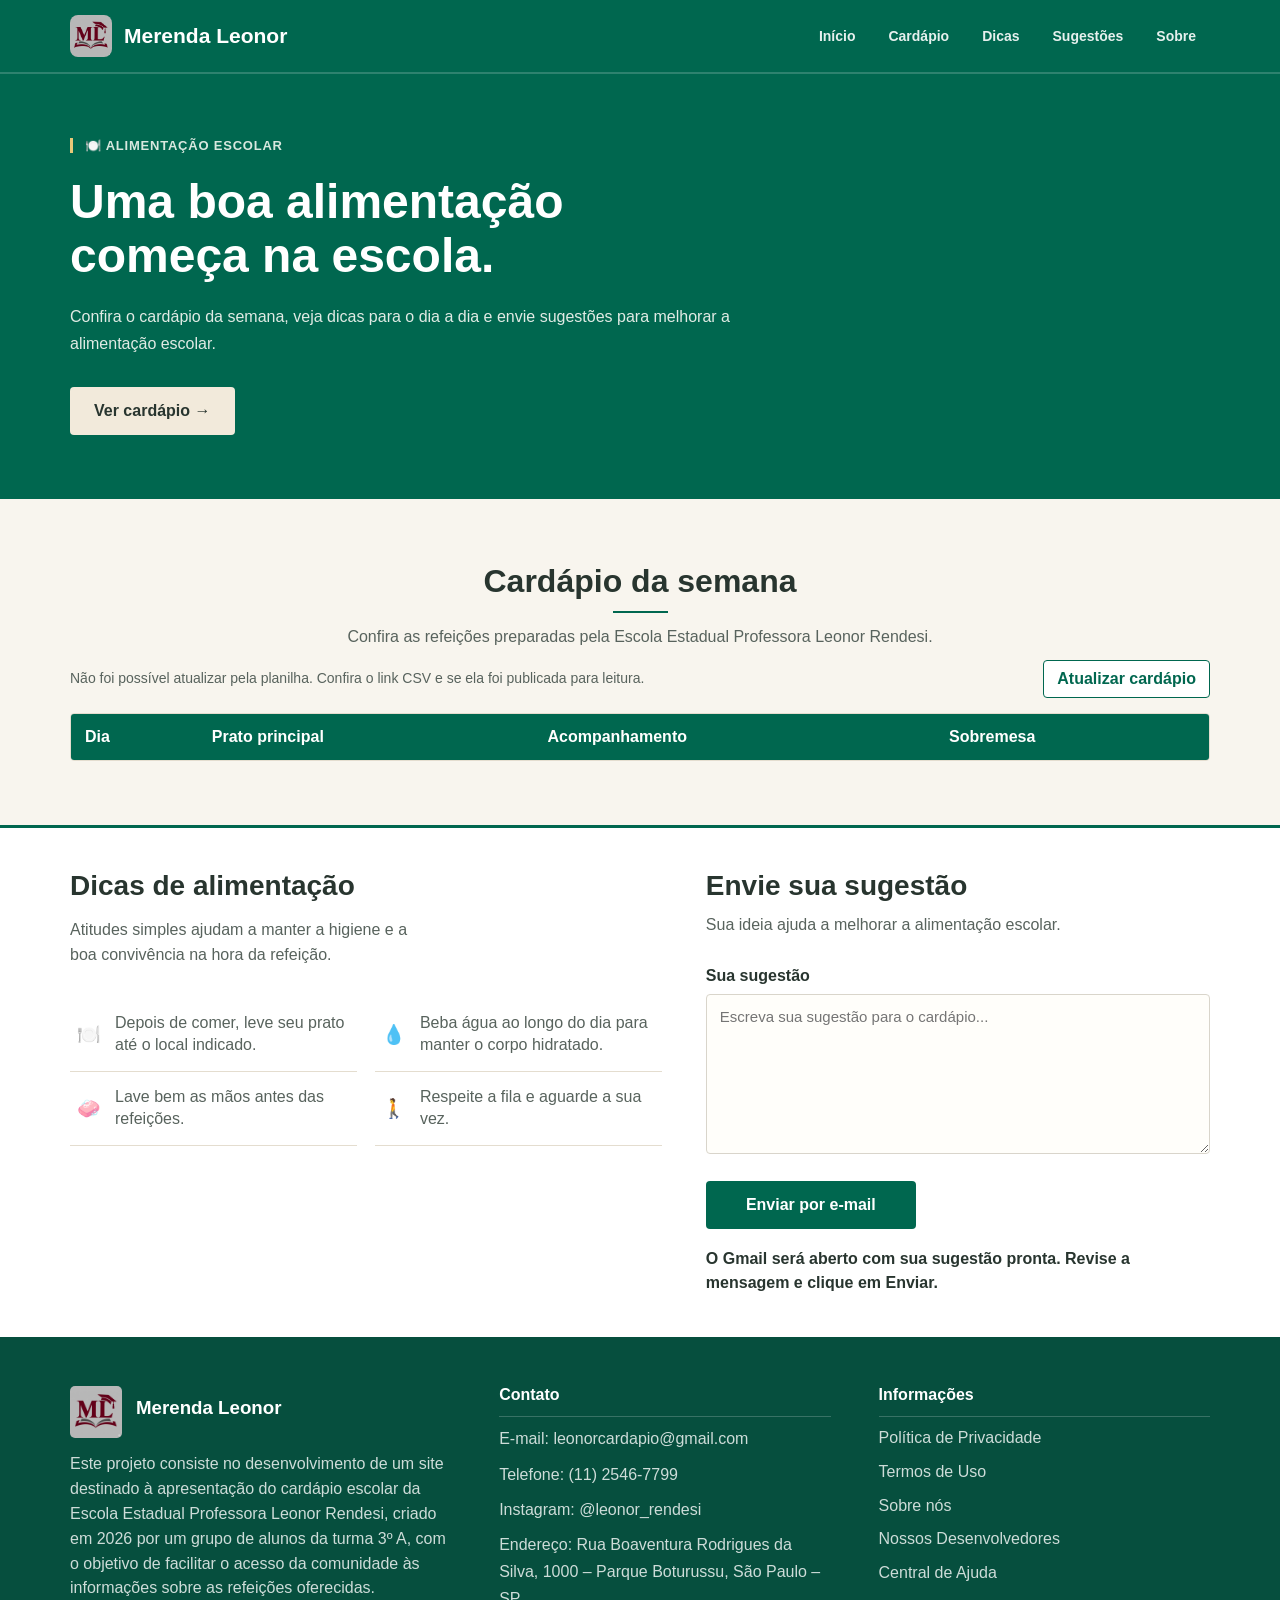
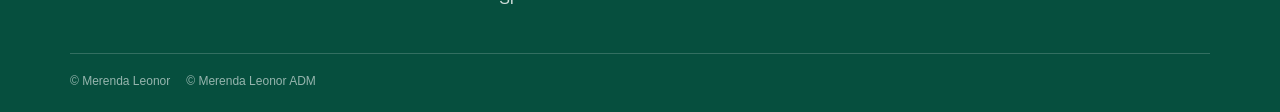
<file: index.html>
<!DOCTYPE html>
<html lang="pt-BR">
  <head>
    <meta charset="UTF-8" />
    <meta name="viewport" content="width=device-width, initial-scale=1.0" />
    <title>Merenda Leonor</title>
    <meta name="google-site-verification" content="x8VGjLElEsXgyRDMJhar_nmfQ7d2svJU9BXIMYgiPP4" />
    <link rel="icon" type="image/x-icon" href="/favicon.ico" />
    <link rel="icon" type="image/png" sizes="16x16" href="/favicon-16x16.png" />
    <link rel="icon" type="image/png" sizes="32x32" href="/favicon-32x32.png" />
    <link rel="apple-touch-icon" sizes="180x180" href="/apple-touch-icon.png" />
    <link rel="icon" type="image/png" sizes="192x192" href="/android-chrome-192x192.png" />
    <link rel="icon" type="image/png" sizes="512x512" href="/android-chrome-512x512.png" />
    <meta name="theme-color" content="#ffffff" />
    <link rel="canonical" href="https://www.merendaleonor.publicvm.com/" />
    <meta property="og:type" content="website" />
    <meta property="og:url" content="https://www.merendaleonor.publicvm.com/" />
    <meta property="og:image" content="https://www.merendaleonor.publicvm.com/favicon.png" />
    <meta property="og:site_name" content="Merenda Leonor" />
    <meta property="og:title" content="Merenda Leonor" />
    <script type="application/ld+json">
      {
        "@context": "https://schema.org",
        "@type": "WebSite",
        "name": "Merenda Leonor",
        "url": "https://www.merendaleonor.publicvm.com/"
      }
    </script>
    <link rel="stylesheet" href="styles.css" />
  </head>
  <body>
    <header class="site-header">
      <div class="logo" aria-label="Logo do site">
        <img class="logo-icon" src="img/logo.png" alt="Logo LR" />
        <span>Merenda Leonor</span>
      </div>

      <nav class="main-nav" aria-label="Navegação principal">
        <a href="#inicio">Início</a>
        <a href="#cardapio">Cardápio</a>
        <a href="#dicas">Dicas</a>
        <a href="#sugestoes">Sugestões</a>
        <a href="#sobre">Sobre</a>
      </nav>
    </header>

    <main>
      <section class="hero" id="inicio">
        <div class="hero-content">
          <div class="tag">🍽️ ALIMENTAÇÃO ESCOLAR</div>
          <h1>Uma boa alimentação começa na escola.</h1>
          <p>
            Confira o cardápio da semana, veja dicas para o dia a dia e envie
            sugestões para melhorar a alimentação escolar.
          </p>
          <a href="#cardapio" class="button">Ver cardápio →</a>
        </div>
        <div class="hero-image" hidden>
          <img id="hero-food-image" alt="Refeição escolar" />
        </div>
      </section>

      <section id="cardapio" class="section">
        <div class="section-title">
          <h2>Cardápio da semana</h2>
          <p>Confira as refeições preparadas pela Escola Estadual Professora Leonor Rendesi.</p>
        </div>

        <div class="menu-status-bar">
          <p id="menu-status" class="menu-status" role="status" aria-live="polite">
            O cardápio aparecerá aqui quando a planilha for atualizada.
          </p>
          <button type="button" id="atualizar-cardapio" class="menu-refresh-button" hidden>
            Atualizar cardápio
          </button>
        </div>

        <div class="table-wrapper">
          <table>
            <thead>
              <tr>
                <th>Dia</th>
                <th>Prato principal</th>
                <th>Acompanhamento</th>
                <th>Sobremesa</th>
              </tr>
            </thead>
            <tbody id="menu-semanal"></tbody>
          </table>
        </div>
      </section>

      <div class="tips-suggestions-layout">
        <section id="dicas" class="section section-alt tips-panel">
          <div class="section-title">
            <h2>Dicas de alimentação</h2>
            <p>Atitudes simples ajudam a manter a higiene e a boa convivência na hora da refeição.</p>
          </div>

          <div class="tips-grid">
            <div class="tip-item">
              <div class="tip-icon">🍽️</div>
              <p>Depois de comer, leve seu prato até o local indicado.</p>
            </div>

            <div class="tip-item">
              <div class="tip-icon">💧</div>
              <p>Beba água ao longo do dia para manter o corpo hidratado.</p>
            </div>

            <div class="tip-item">
              <div class="tip-icon">🧼</div>
              <p>Lave bem as mãos antes das refeições.</p>
            </div>

            <div class="tip-item">
              <div class="tip-icon">🚶</div>
              <p>Respeite a fila e aguarde a sua vez.</p>
            </div>
          </div>
        </section>

        <section id="sugestoes" class="section section-review">
          <div class="review-box">
            <h2>Envie sua sugestão</h2>
            <p class="subtitle">
              Sua ideia ajuda a melhorar a alimentação escolar.
            </p>

            <form id="formSugestao">
              <div class="field">
                <label for="texto-sugestao">Sua sugestão</label>
                <textarea
                  id="texto-sugestao"
                  placeholder="Escreva sua sugestão para o cardápio..."
                  maxlength="2000"
                  required
                ></textarea>
              </div>

              <button type="submit" class="button-submit">Enviar por e-mail</button>
              <p id="mensagem-sugestao" class="form-message" aria-live="polite">
                O Gmail será aberto com sua sugestão pronta. Revise a mensagem e clique em Enviar.
              </p>
              <a
                id="link-email-sugestao"
                class="email-fallback"
                target="_blank"
                rel="noopener noreferrer"
                hidden
              >
                Se o Gmail não abrir, tente pelo aplicativo de e-mail.
              </a>
            </form>
          </div>
        </section>
      </div>

    </main>

    <footer class="site-footer">
      <div class="footer-content">
        <div class="footer-brand" id="sobre">
          <div class="footer-brand-heading">
            <img class="footer-logo" src="img/logo.png" alt="Logo LR" />
            <h3>Merenda Leonor</h3>
          </div>
          <p>
            Este projeto consiste no desenvolvimento de um site destinado à apresentação do cardápio escolar da Escola Estadual
            Professora Leonor Rendesi, criado em 2026 por um grupo de alunos da turma 3º A, com o objetivo de facilitar o acesso da
            comunidade às informações sobre as refeições oferecidas.
          </p>
        </div>

        <div class="footer-contact">
          <h4>Contato</h4>
          <ul>
            <li>
              E-mail:
              <a href="mailto:leonorcardapio@gmail.com">leonorcardapio@gmail.com</a>
            </li>
            <li>
              Telefone: 
              <a href="tel:(11) 2546-7799">(11) 2546-7799</a>
            </li>
            <li>
            Instagram:
              <a href="https://www.instagram.com/leonor_rendesi/" target="_blank" rel="noopener noreferrer">
                @leonor_rendesi
              </a>
            </li>
            <li>
              Endereço:
              <a href="https://maps.google.com/?q=Rua+Boaventura+Rodrigues+da+Silva,+1000+-+Parque+Boturussu,+São+Paulo+-+SP" target="_blank" rel="noopener noreferrer">
                Rua Boaventura Rodrigues da Silva, 1000 – Parque Boturussu, São Paulo – SP
              </a>
            </li>
          </ul>
        </div>

        <div class="footer-links">
          <h2>Informações</h2>
          <ul>
            <li><a href="politica-privacidade/politica-privacidade.html">Política de Privacidade</a></li>
            <li><a href="termos-de-uso/termos-de-uso.html">Termos de Uso</a></li>
            <li><a href="sobre-nos/sobre-nos.html">Sobre nós</a></li>
            <li><a href="nossos-desenvolvedores/nossos-desenvolvedores.html">Nossos Desenvolvedores</a></li>
            <li><a href="central-de-ajuda/central-de-ajuda.html">Central de Ajuda</a></li>
          </ul>
        </div>
      </div>
      <div class="footer-bottom">
        <a href="https://leonorcardapio.github.io/Merenda-Leonor" target="_blank" rel="noopener noreferrer">© Merenda Leonor</a>
        <a href="https://leonorcardapio.github.io/Merenda-Leonor-ADM/" target="_blank" rel="noopener noreferrer">© Merenda Leonor ADM</a>
      </div>
    </footer>

    <script src="cardapio-config.js"></script>
    <script src="script.js"></script>
  </body>
</html>
</file>
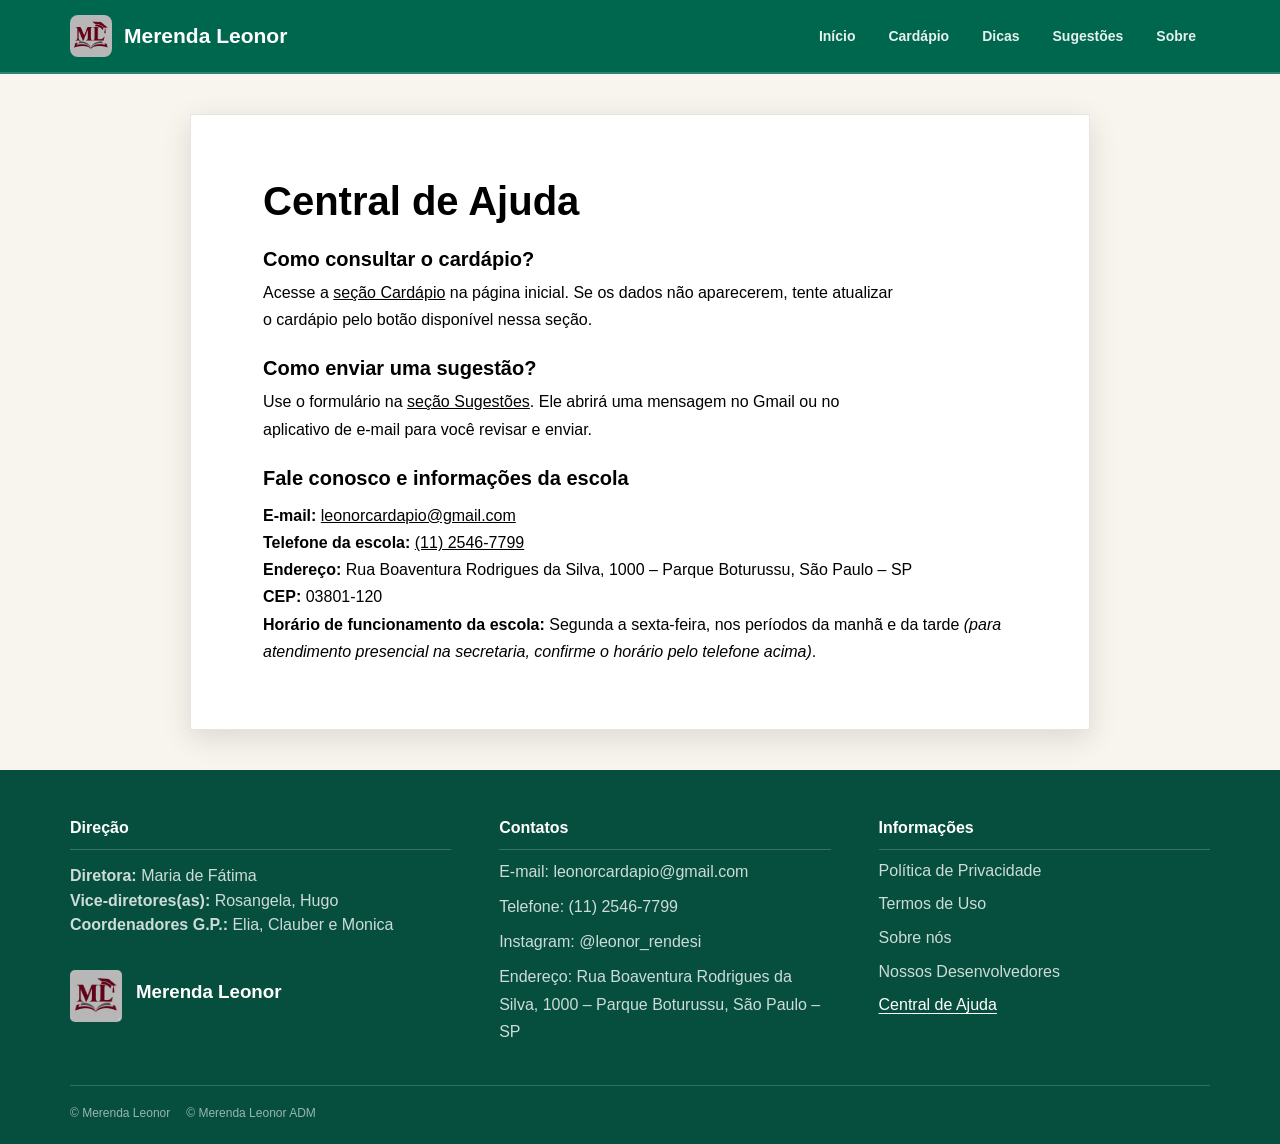
<file: central-de-ajuda/central-de-ajuda.html>
<!DOCTYPE html>
<html lang="pt-BR">
  <head>
    <meta charset="UTF-8" />
    <meta name="viewport" content="width=device-width, initial-scale=1.0" />
    <title>Central de Ajuda | Merenda Leonor</title>
    <link rel="icon" type="image/x-icon" href="/favicon.ico" />
    <link rel="icon" type="image/png" sizes="16x16" href="/favicon-16x16.png" />
    <link rel="icon" type="image/png" sizes="32x32" href="/favicon-32x32.png" />
    <link rel="apple-touch-icon" sizes="180x180" href="/apple-touch-icon.png" />
    <link rel="icon" type="image/png" sizes="192x192" href="/android-chrome-192x192.png" />
    <link rel="icon" type="image/png" sizes="512x512" href="/android-chrome-512x512.png" />
    <meta name="theme-color" content="#ffffff" />
    <link rel="stylesheet" href="../styles.css" />
    <link rel="stylesheet" href="central-de-ajuda.css" />
  </head>
  <body>
    <header class="site-header info-page-header">
      <div class="logo" aria-label="Logo do site">
        <img class="logo-icon" src="../img/logo.png" alt="Logo LR" />
        <span>Merenda Leonor</span>
      </div>
      <nav class="main-nav" aria-label="Navegação principal">
        <a href="../index.html#inicio">Início</a>
        <a href="../index.html#cardapio">Cardápio</a>
        <a href="../index.html#dicas">Dicas</a>
        <a href="../index.html#sugestoes">Sugestões</a>
        <a href="../index.html#sobre">Sobre</a>
      </nav>
    </header>
    <main class="info-page help-page">
      <h1>Central de Ajuda</h1>
      <h2>Como consultar o cardápio?</h2>
      <p>Acesse a <a href="../index.html#cardapio">seção Cardápio</a> na página inicial. Se os dados não aparecerem, tente atualizar o cardápio pelo botão disponível nessa seção.</p>
      <h2>Como enviar uma sugestão?</h2>
      <p>Use o formulário na <a href="../index.html#sugestoes">seção Sugestões</a>. Ele abrirá uma mensagem no Gmail ou no aplicativo de e-mail para você revisar e enviar.</p>
      <h2>Fale conosco e informações da escola</h2>
      <ul>
        <li><strong>E-mail:</strong> <a href="mailto:leonorcardapio@gmail.com">leonorcardapio@gmail.com</a></li>
        <li><strong>Telefone da escola:</strong> <a href="tel:+551125467799">(11) 2546-7799</a></li>
        <li><strong>Endereço:</strong> Rua Boaventura Rodrigues da Silva, 1000 – Parque Boturussu, São Paulo – SP</li>
        <li><strong>CEP:</strong> 03801-120</li>
        <li>
          <strong>Horário de funcionamento da escola:</strong> Segunda a sexta-feira, nos períodos da manhã e da tarde
          <em>(para atendimento presencial na secretaria, confirme o horário pelo telefone acima)</em>.
        </li>
      </ul>
    </main>
    <footer class="site-footer">
      <div class="footer-content">
        <div class="footer-brand footer-brand-mobile-order">
          <h4>Direção</h4>
          <p>
            <strong>Diretora:</strong> Maria de Fátima<br />
            <strong>Vice-diretores(as):</strong> Rosangela, Hugo<br />
            <strong>Coordenadores G.P.:</strong> Elia, Clauber e Monica
          </p>
          <div class="footer-brand-heading footer-brand-heading-lower">
            <img class="footer-logo" src="../img/logo.png" alt="Logo LR" />
            <h3>Merenda Leonor</h3>
          </div>
        </div>
        <div class="footer-contact">
          <h4>Contatos</h4>
          <ul>
            <li>E-mail: <a href="mailto:leonorcardapio@gmail.com">leonorcardapio@gmail.com</a></li>
            <li>Telefone: <a href="tel:(11) 2546-7799">(11) 2546-7799</a></li>
            <li>Instagram: <a href="https://www.instagram.com/leonor_rendesi/" target="_blank" rel="noopener noreferrer">@leonor_rendesi</a></li>
            <li>Endereço: Rua Boaventura Rodrigues da Silva, 1000 – Parque Boturussu, São Paulo – SP</li>
          </ul>
        </div>
        <div class="footer-links">
          <h2>Informações</h2>
          <ul>
            <li><a href="../politica-privacidade/politica-privacidade.html">Política de Privacidade</a></li>
            <li><a href="../termos-de-uso/termos-de-uso.html">Termos de Uso</a></li>
            <li><a href="../sobre-nos/sobre-nos.html">Sobre nós</a></li>
            <li><a href="../nossos-desenvolvedores/nossos-desenvolvedores.html">Nossos Desenvolvedores</a></li>
            <li><a href="../central-de-ajuda/central-de-ajuda.html" aria-current="page">Central de Ajuda</a></li>
          </ul>
        </div>
      </div>
      <div class="footer-bottom">
        <a href="https://leonorcardapio.github.io/Merenda-Leonor" target="_blank" rel="noopener noreferrer">© Merenda Leonor</a>
        <a href="https://leonorcardapio.github.io/Merenda-Leonor-ADM/" target="_blank" rel="noopener noreferrer">© Merenda Leonor ADM</a>
      </div>
    </footer>
  </body>
</html>
</file>
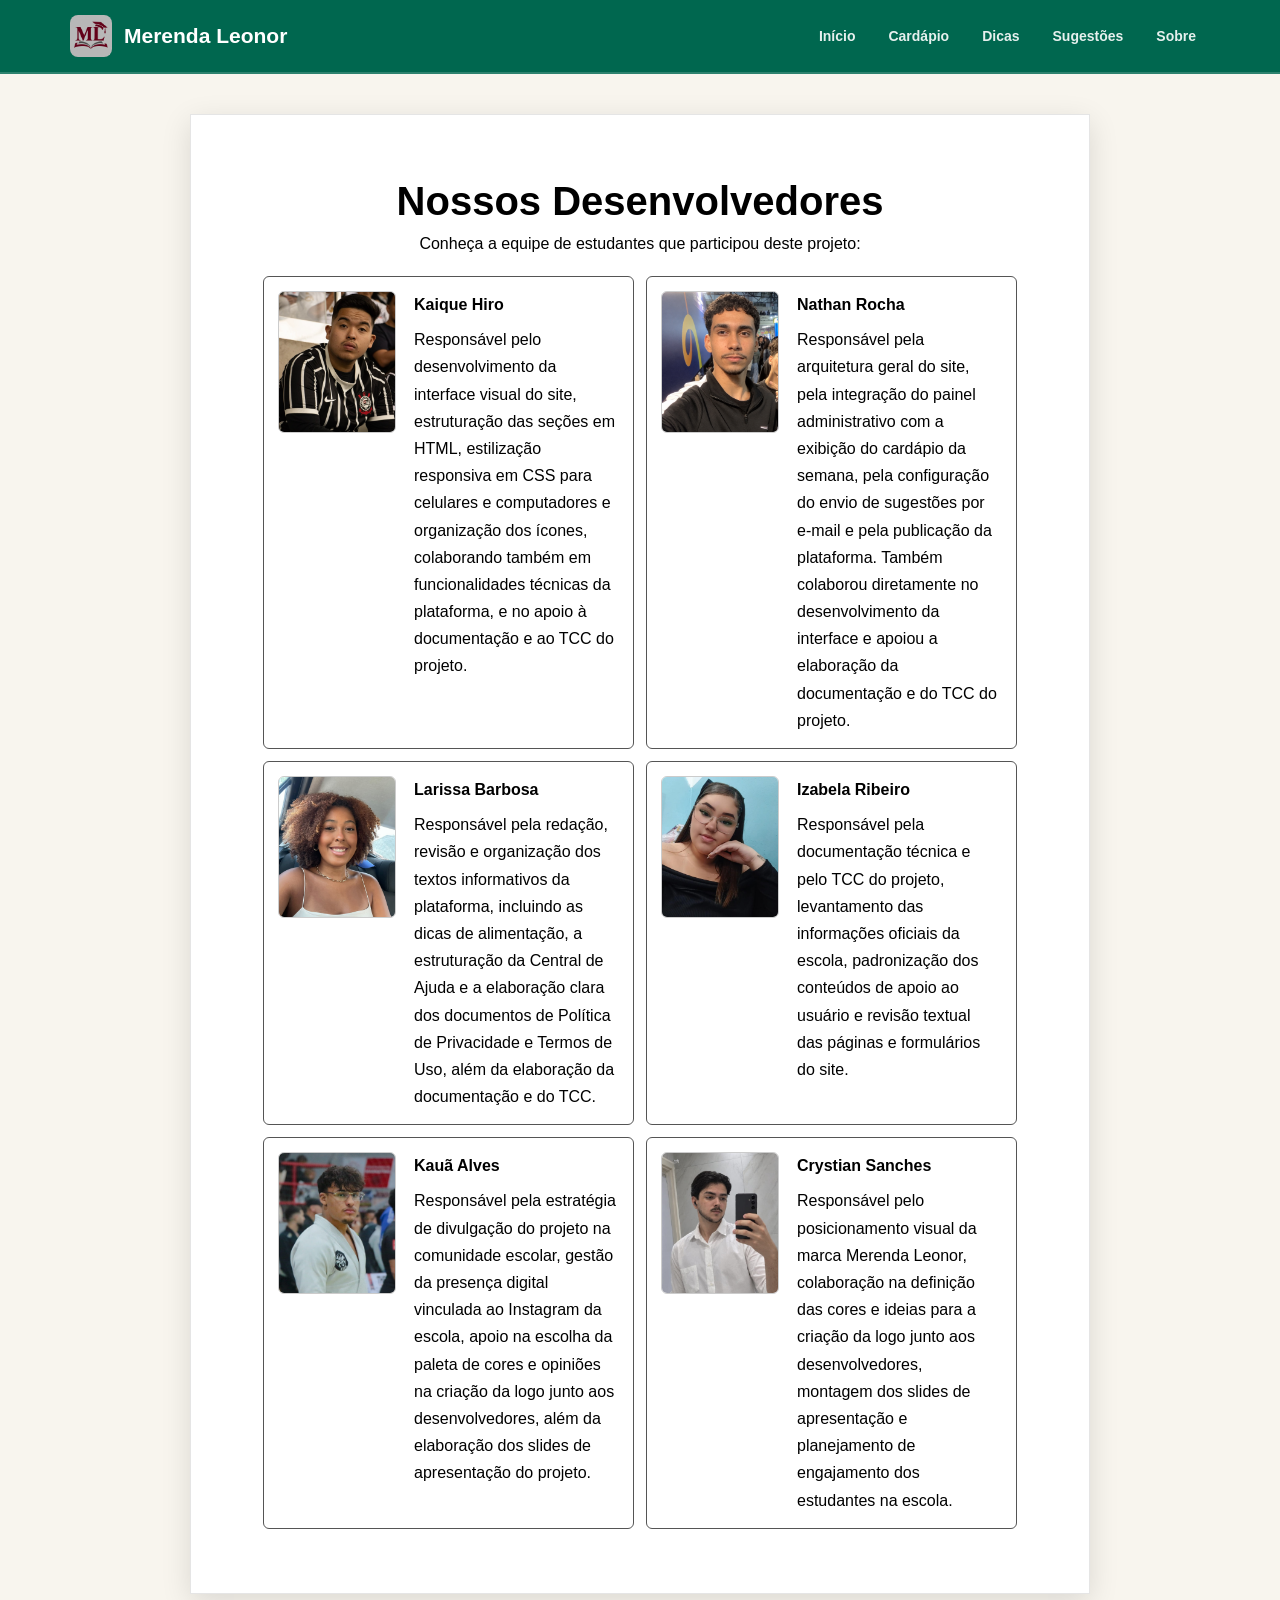
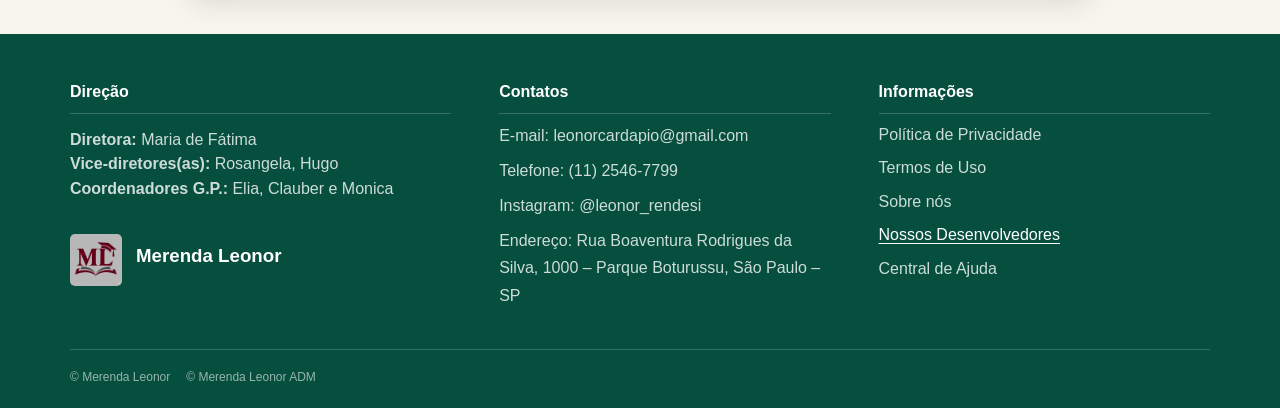
<file: nossos-desenvolvedores/nossos-desenvolvedores.html>
<!DOCTYPE html>
<html lang="pt-BR">
  <head>
    <meta charset="UTF-8" />
    <meta name="viewport" content="width=device-width, initial-scale=1.0" />
    <title>Nossos Desenvolvedores | Merenda Leonor</title>
    <link rel="icon" type="image/x-icon" href="/favicon.ico" />
    <link rel="icon" type="image/png" sizes="16x16" href="/favicon-16x16.png" />
    <link rel="icon" type="image/png" sizes="32x32" href="/favicon-32x32.png" />
    <link rel="apple-touch-icon" sizes="180x180" href="/apple-touch-icon.png" />
    <link rel="icon" type="image/png" sizes="192x192" href="/android-chrome-192x192.png" />
    <link rel="icon" type="image/png" sizes="512x512" href="/android-chrome-512x512.png" />
    <meta name="theme-color" content="#ffffff" />
    <link rel="stylesheet" href="../styles.css" />
    <link rel="stylesheet" href="nossos-desenvolvedores.css" />
  </head>
  <body>
    <header class="site-header info-page-header">
      <div class="logo" aria-label="Logo do site">
        <img class="logo-icon" src="../img/logo.png" alt="Logo LR" />
        <span>Merenda Leonor</span>
      </div>
      <nav class="main-nav" aria-label="Navegação principal">
        <a href="../index.html#inicio">Início</a>
        <a href="../index.html#cardapio">Cardápio</a>
        <a href="../index.html#dicas">Dicas</a>
        <a href="../index.html#sugestoes">Sugestões</a>
        <a href="../index.html#sobre">Sobre</a>
      </nav>
    </header>
    <main class="info-page developers-page">
      <h1>Nossos Desenvolvedores</h1>
      <p>Conheça a equipe de estudantes que participou deste projeto:</p>
      <ul class="developer-list">
        <li>
          <img class="developer-photo" src="../img/kaique.jpeg" alt="Foto de Kaique Hiro" />
          <strong>Kaique Hiro</strong>
          <p>
            Responsável pelo desenvolvimento da interface visual do site, estruturação das seções em HTML, estilização responsiva
            em CSS para celulares e computadores e organização dos ícones, colaborando também em funcionalidades técnicas da
            plataforma, e no apoio à documentação e ao TCC do projeto.
          </p>
        </li>
        <li>
          <img class="developer-photo" src="../img/Nathan.png" alt="Foto de Nathan Rocha" />
          <strong>Nathan Rocha</strong>
          <p>
            Responsável pela arquitetura geral do site, pela integração do painel administrativo com a exibição do cardápio da semana,
            pela configuração do envio de sugestões por e-mail e pela publicação da plataforma. Também colaborou diretamente no desenvolvimento
            da interface e apoiou a elaboração da documentação e do TCC do projeto.
          </p>
        </li>
        <li>
          <img class="developer-photo" src="../img/larissa.jpeg" alt="Foto de Larissa Barbosa" />
          <strong>Larissa Barbosa</strong>
          <p>
            Responsável pela redação, revisão e organização dos textos informativos da plataforma, incluindo as dicas de
            alimentação, a estruturação da Central de Ajuda e a elaboração clara dos documentos de Política de Privacidade e
            Termos de Uso, além da elaboração da documentação e do TCC.
          </p>
        </li>
        <li>
          <img class="developer-photo" src="../img/izabela.jpeg" alt="Foto de Izabela Ribeiro" />
          <strong>Izabela Ribeiro</strong>
          <p>
            Responsável pela documentação técnica e pelo TCC do projeto, levantamento das informações oficiais da escola,
            padronização dos conteúdos de apoio ao usuário e revisão textual das páginas e formulários do site.
          </p>
        </li>
        <li>
          <img class="developer-photo" src="../img/kaua.jpeg" alt="Foto de Kauã Alves" />
          <strong>Kauã Alves</strong>
          <p>
            Responsável pela estratégia de divulgação do projeto na comunidade escolar, gestão da presença digital vinculada ao
            Instagram da escola, apoio na escolha da paleta de cores e opiniões na criação da logo junto aos desenvolvedores,
            além da elaboração dos slides de apresentação do projeto.
          </p>
        </li>
        <li>
          <img class="developer-photo" src="../img/crystian.jpeg" alt="Foto de Crystian Sanches" />
          <strong>Crystian Sanches</strong>
          <p>
            Responsável pelo posicionamento visual da marca Merenda Leonor, colaboração na definição das cores e ideias para a
            criação da logo junto aos desenvolvedores, montagem dos slides de apresentação e planejamento de engajamento dos
            estudantes na escola.
          </p>
        </li>
      </ul>
    </main>
    <footer class="site-footer">
      <div class="footer-content">
        <div class="footer-brand footer-brand-mobile-order">
          <h4>Direção</h4>
          <p>
            <strong>Diretora:</strong> Maria de Fátima<br />
            <strong>Vice-diretores(as):</strong> Rosangela, Hugo<br />
            <strong>Coordenadores G.P.:</strong> Elia, Clauber e Monica
          </p>
          <div class="footer-brand-heading footer-brand-heading-lower">
            <img class="footer-logo" src="../img/logo.png" alt="Logo LR" />
            <h3>Merenda Leonor</h3>
          </div>
        </div>
        <div class="footer-contact">
          <h4>Contatos</h4>
          <ul>
            <li>E-mail: <a href="mailto:leonorcardapio@gmail.com">leonorcardapio@gmail.com</a></li>
            <li>Telefone: <a href="tel:(11) 2546-7799">(11) 2546-7799</a></li>
            <li>Instagram: <a href="https://www.instagram.com/leonor_rendesi/" target="_blank" rel="noopener noreferrer">@leonor_rendesi</a></li>
            <li>Endereço: Rua Boaventura Rodrigues da Silva, 1000 – Parque Boturussu, São Paulo – SP</li>
          </ul>
        </div>
        <div class="footer-links">
          <h2>Informações</h2>
          <ul>
            <li><a href="../politica-privacidade/politica-privacidade.html">Política de Privacidade</a></li>
            <li><a href="../termos-de-uso/termos-de-uso.html">Termos de Uso</a></li>
            <li><a href="../sobre-nos/sobre-nos.html">Sobre nós</a></li>
            <li><a href="../nossos-desenvolvedores/nossos-desenvolvedores.html" aria-current="page">Nossos Desenvolvedores</a></li>
            <li><a href="../central-de-ajuda/central-de-ajuda.html">Central de Ajuda</a></li>
          </ul>
        </div>
      </div>
      <div class="footer-bottom">
        <a href="https://leonorcardapio.github.io/Merenda-Leonor" target="_blank" rel="noopener noreferrer">© Merenda Leonor</a>
        <a href="https://leonorcardapio.github.io/Merenda-Leonor-ADM/" target="_blank" rel="noopener noreferrer">© Merenda Leonor ADM</a>
      </div>
    </footer>
  </body>
</html>
</file>
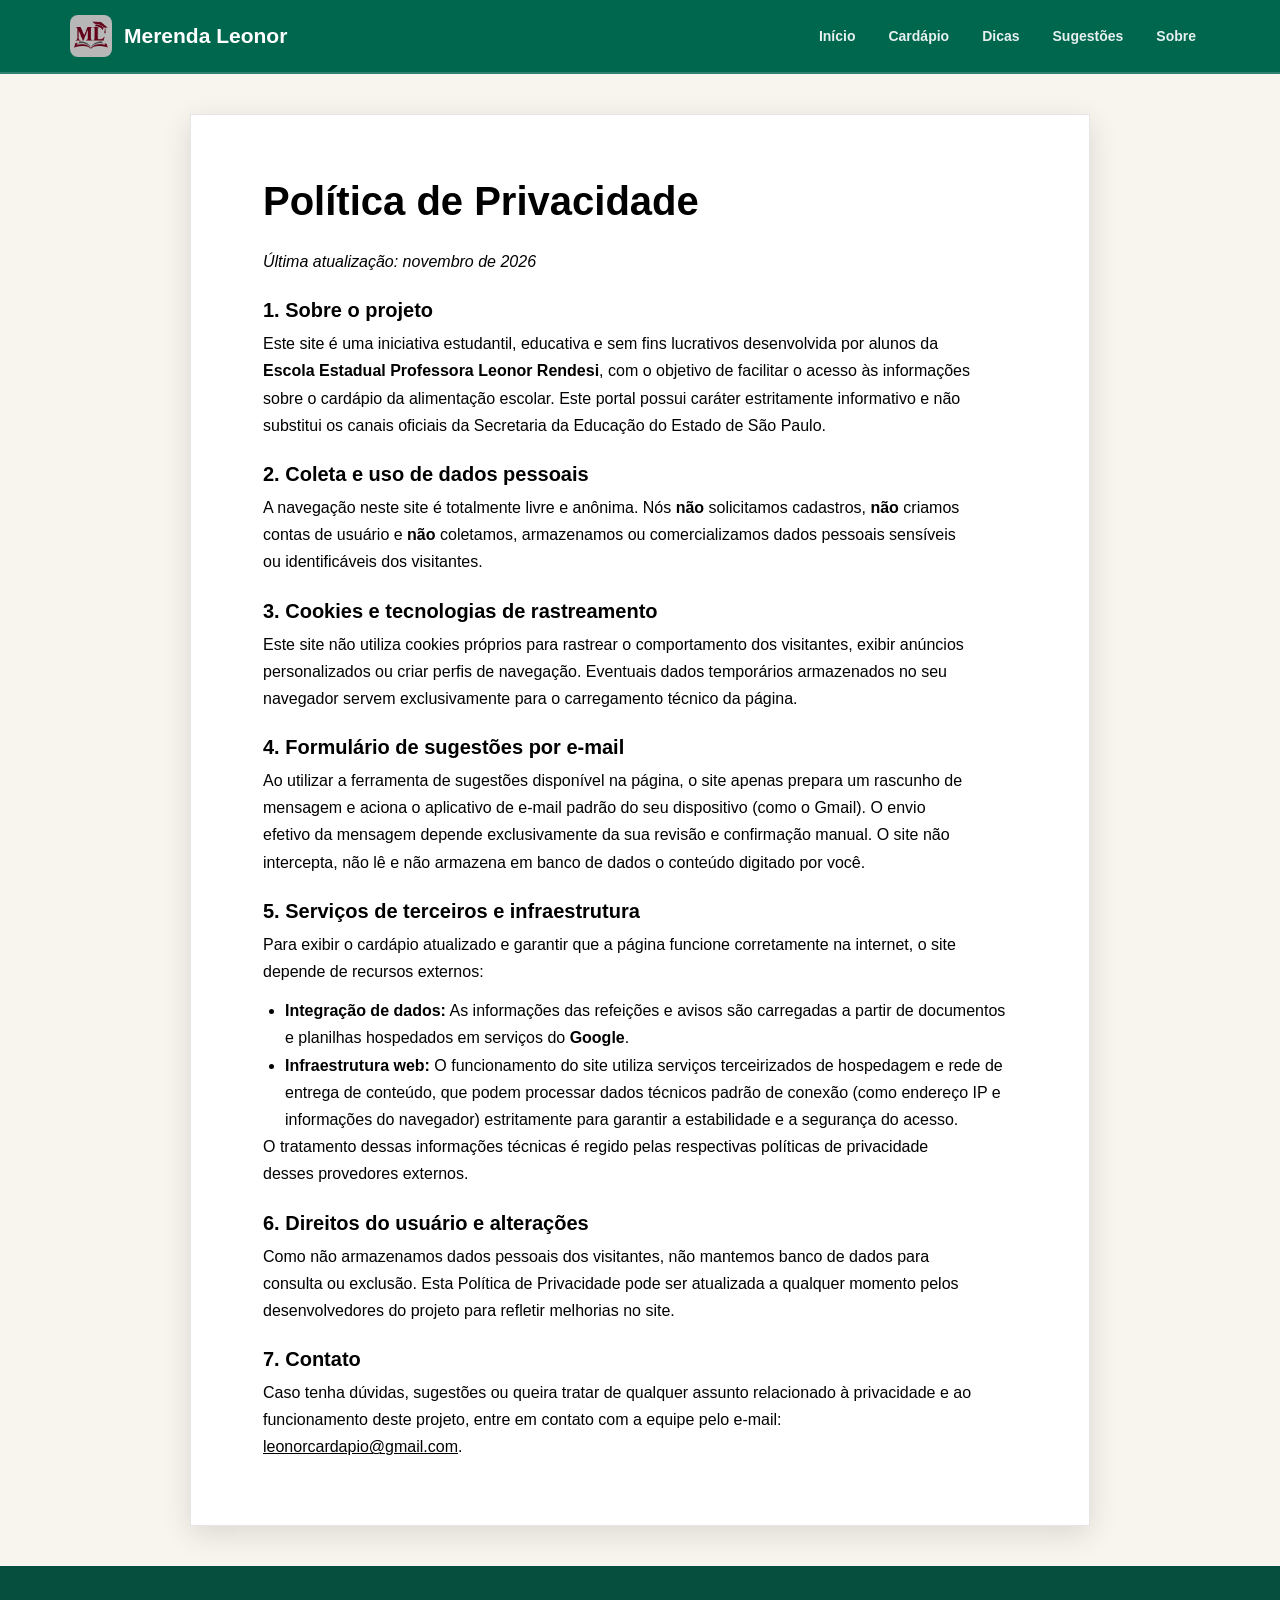
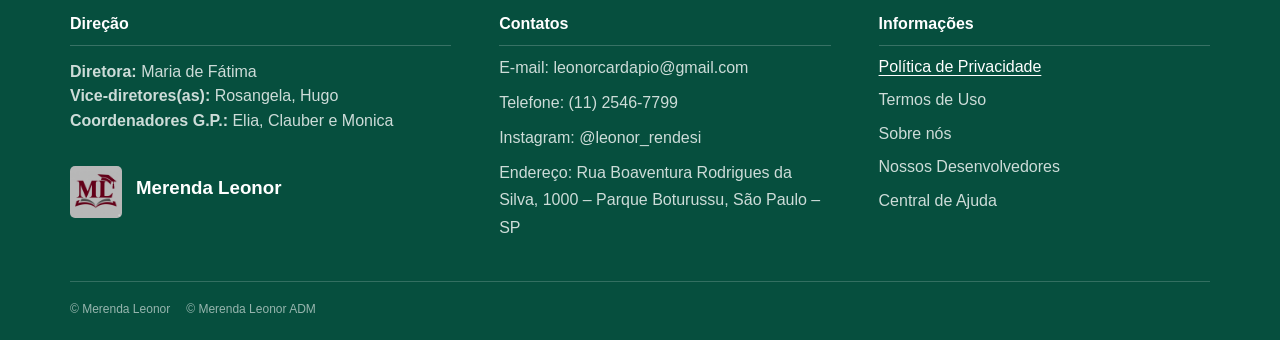
<file: politica-privacidade/politica-privacidade.html>
<!DOCTYPE html>
<html lang="pt-BR">
  <head>
    <meta charset="UTF-8" />
    <meta name="viewport" content="width=device-width, initial-scale=1.0" />
    <title>Política de Privacidade | Merenda Leonor</title>
    <link rel="icon" type="image/x-icon" href="/favicon.ico" />
    <link rel="icon" type="image/png" sizes="16x16" href="/favicon-16x16.png" />
    <link rel="icon" type="image/png" sizes="32x32" href="/favicon-32x32.png" />
    <link rel="apple-touch-icon" sizes="180x180" href="/apple-touch-icon.png" />
    <link rel="icon" type="image/png" sizes="192x192" href="/android-chrome-192x192.png" />
    <link rel="icon" type="image/png" sizes="512x512" href="/android-chrome-512x512.png" />
    <meta name="theme-color" content="#ffffff" />
    <link rel="stylesheet" href="../styles.css" />
    <link rel="stylesheet" href="politica-privacidade.css" />
  </head>
  <body>
    <header class="site-header info-page-header">
      <div class="logo" aria-label="Logo do site">
        <img class="logo-icon" src="../img/logo.png" alt="Logo LR" />
        <span>Merenda Leonor</span>
      </div>
      <nav class="main-nav" aria-label="Navegação principal">
        <a href="../index.html#inicio">Início</a>
        <a href="../index.html#cardapio">Cardápio</a>
        <a href="../index.html#dicas">Dicas</a>
        <a href="../index.html#sugestoes">Sugestões</a>
        <a href="../index.html#sobre">Sobre</a>
      </nav>
    </header>
    <main class="info-page privacy-page">
      <h1>Política de Privacidade</h1>
      <p><em>Última atualização: novembro de 2026</em></p>

      <h2>1. Sobre o projeto</h2>
      <p>
        Este site é uma iniciativa estudantil, educativa e sem fins lucrativos desenvolvida por alunos da
        <strong>Escola Estadual Professora Leonor Rendesi</strong>, com o objetivo de facilitar o acesso às informações sobre o
        cardápio da alimentação escolar. Este portal possui caráter estritamente informativo e não substitui os canais oficiais da
        Secretaria da Educação do Estado de São Paulo.
      </p>

      <h2>2. Coleta e uso de dados pessoais</h2>
      <p>
        A navegação neste site é totalmente livre e anônima. Nós <strong>não</strong> solicitamos cadastros,
        <strong>não</strong> criamos contas de usuário e <strong>não</strong> coletamos, armazenamos ou comercializamos dados
        pessoais sensíveis ou identificáveis dos visitantes.
      </p>

      <h2>3. Cookies e tecnologias de rastreamento</h2>
      <p>
        Este site não utiliza cookies próprios para rastrear o comportamento dos visitantes, exibir anúncios personalizados ou criar
        perfis de navegação. Eventuais dados temporários armazenados no seu navegador servem exclusivamente para o carregamento
        técnico da página.
      </p>

      <h2>4. Formulário de sugestões por e-mail</h2>
      <p>
        Ao utilizar a ferramenta de sugestões disponível na página, o site apenas prepara um rascunho de mensagem e aciona o
        aplicativo de e-mail padrão do seu dispositivo (como o Gmail). O envio efetivo da mensagem depende exclusivamente da sua
        revisão e confirmação manual. O site não intercepta, não lê e não armazena em banco de dados o conteúdo digitado por você.
      </p>

      <h2>5. Serviços de terceiros e infraestrutura</h2>
      <p>Para exibir o cardápio atualizado e garantir que a página funcione corretamente na internet, o site depende de recursos externos:</p>
      <ul>
        <li>
          <strong>Integração de dados:</strong> As informações das refeições e avisos são carregadas a partir de documentos e
          planilhas hospedados em serviços do <strong>Google</strong>.
        </li>
        <li>
          <strong>Infraestrutura web:</strong> O funcionamento do site utiliza serviços terceirizados de hospedagem e rede de
          entrega de conteúdo, que podem processar dados técnicos padrão de conexão (como endereço IP e informações do navegador)
          estritamente para garantir a estabilidade e a segurança do acesso.
        </li>
      </ul>
      <p>O tratamento dessas informações técnicas é regido pelas respectivas políticas de privacidade desses provedores externos.</p>

      <h2>6. Direitos do usuário e alterações</h2>
      <p>
        Como não armazenamos dados pessoais dos visitantes, não mantemos banco de dados para consulta ou exclusão. Esta Política de
        Privacidade pode ser atualizada a qualquer momento pelos desenvolvedores do projeto para refletir melhorias no site.
      </p>

      <h2>7. Contato</h2>
      <p>
        Caso tenha dúvidas, sugestões ou queira tratar de qualquer assunto relacionado à privacidade e ao funcionamento deste
        projeto, entre em contato com a equipe pelo e-mail:
        <a href="mailto:leonorcardapio@gmail.com">leonorcardapio@gmail.com</a>.
      </p>
    </main>
    <footer class="site-footer">
      <div class="footer-content">
        <div class="footer-brand footer-brand-mobile-order">
          <h4>Direção</h4>
          <p>
            <strong>Diretora:</strong> Maria de Fátima<br />
            <strong>Vice-diretores(as):</strong> Rosangela, Hugo<br />
            <strong>Coordenadores G.P.:</strong> Elia, Clauber e Monica
          </p>
          <div class="footer-brand-heading footer-brand-heading-lower">
            <img class="footer-logo" src="../img/logo.png" alt="Logo LR" />
            <h3>Merenda Leonor</h3>
          </div>
        </div>
        <div class="footer-contact">
          <h4>Contatos</h4>
          <ul>
            <li>E-mail: <a href="mailto:leonorcardapio@gmail.com">leonorcardapio@gmail.com</a></li>
            <li>Telefone: <a href="tel:(11) 2546-7799">(11) 2546-7799</a></li>
            <li>Instagram: <a href="https://www.instagram.com/leonor_rendesi/" target="_blank" rel="noopener noreferrer">@leonor_rendesi</a></li>
            <li>Endereço: Rua Boaventura Rodrigues da Silva, 1000 – Parque Boturussu, São Paulo – SP</li>
          </ul>
        </div>
        <div class="footer-links">
          <h2>Informações</h2>
          <ul>
            <li><a href="../politica-privacidade/politica-privacidade.html" aria-current="page">Política de Privacidade</a></li>
            <li><a href="../termos-de-uso/termos-de-uso.html">Termos de Uso</a></li>
            <li><a href="../sobre-nos/sobre-nos.html">Sobre nós</a></li>
            <li><a href="../nossos-desenvolvedores/nossos-desenvolvedores.html">Nossos Desenvolvedores</a></li>
            <li><a href="../central-de-ajuda/central-de-ajuda.html">Central de Ajuda</a></li>
          </ul>
        </div>
      </div>
      <div class="footer-bottom">
        <a href="https://leonorcardapio.github.io/Merenda-Leonor" target="_blank" rel="noopener noreferrer">© Merenda Leonor</a>
        <a href="https://leonorcardapio.github.io/Merenda-Leonor-ADM/" target="_blank" rel="noopener noreferrer">© Merenda Leonor ADM</a>
      </div>
    </footer>
  </body>
</html>
</file>
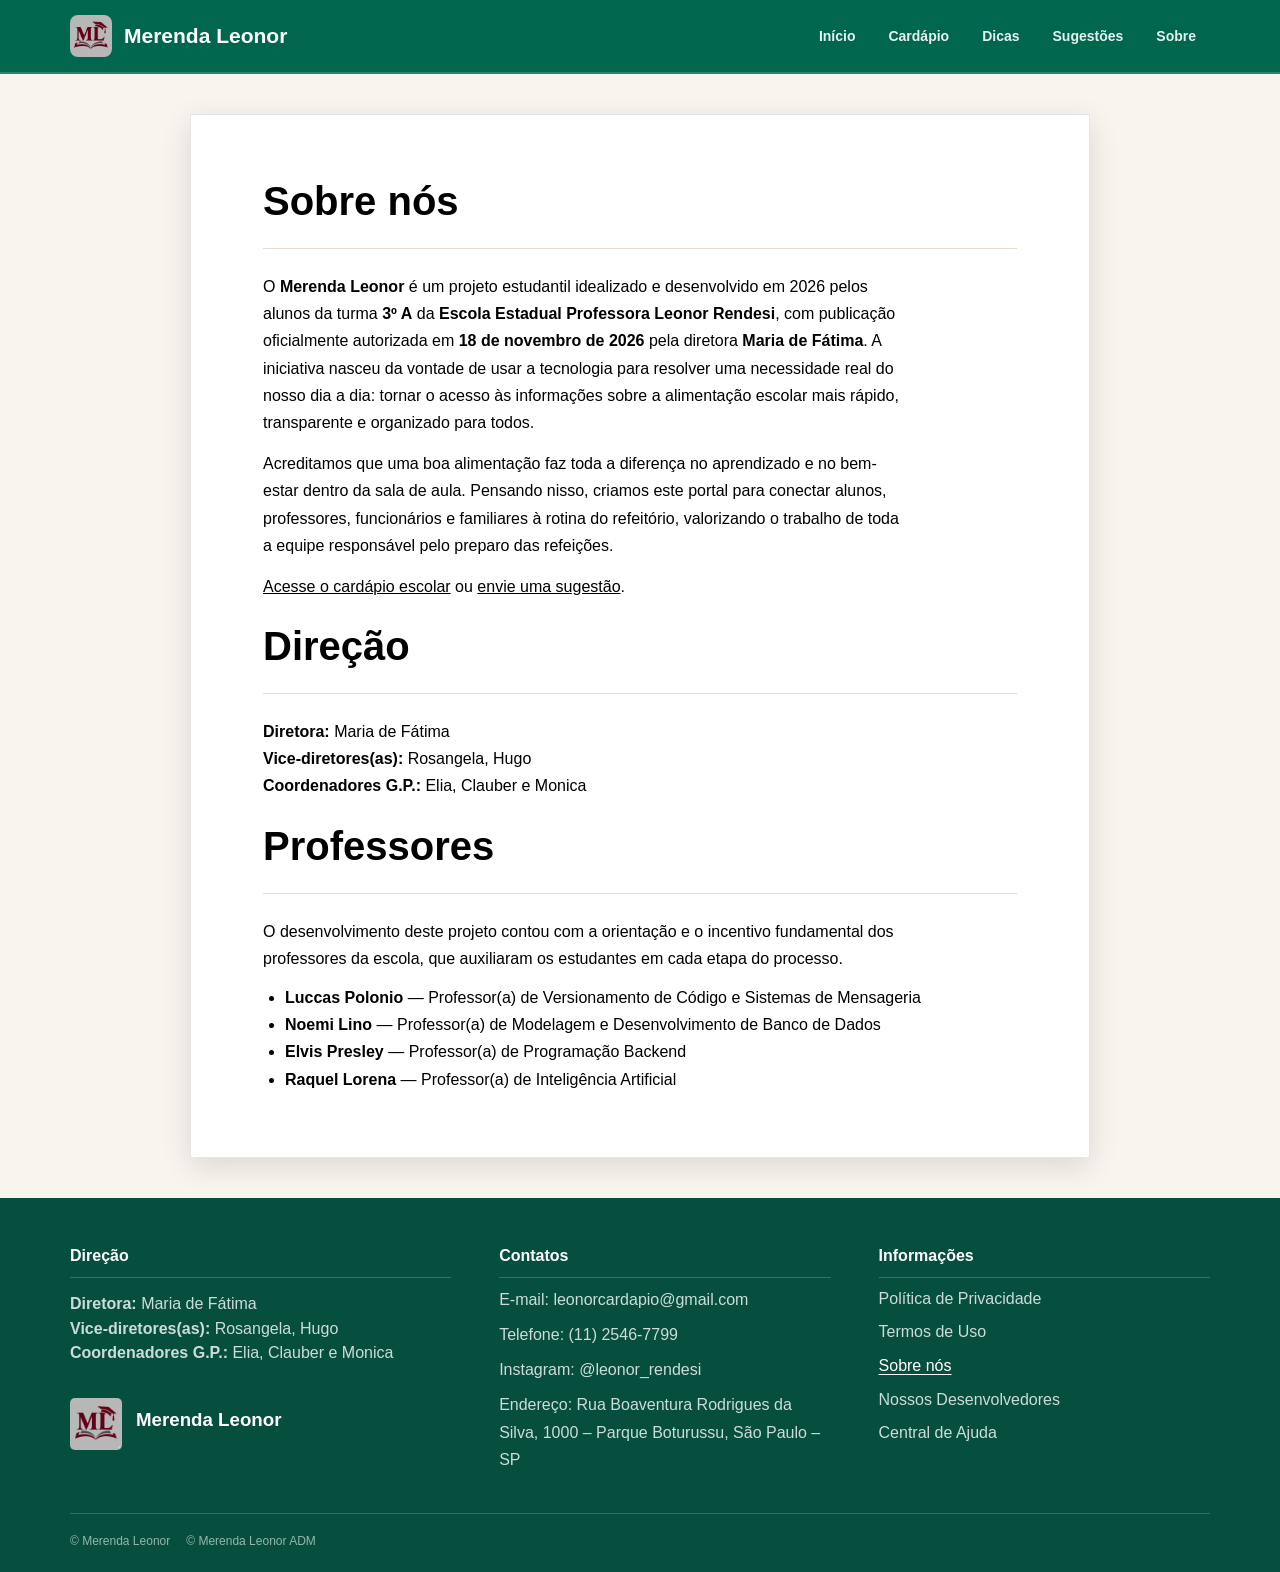
<file: sobre-nos/sobre-nos.html>
<!DOCTYPE html>
<html lang="pt-BR">
  <head>
    <meta charset="UTF-8" />
    <meta name="viewport" content="width=device-width, initial-scale=1.0" />
    <title>Sobre nós | Merenda Leonor</title>
    <link rel="icon" type="image/x-icon" href="/favicon.ico" />
    <link rel="icon" type="image/png" sizes="16x16" href="/favicon-16x16.png" />
    <link rel="icon" type="image/png" sizes="32x32" href="/favicon-32x32.png" />
    <link rel="apple-touch-icon" sizes="180x180" href="/apple-touch-icon.png" />
    <link rel="icon" type="image/png" sizes="192x192" href="/android-chrome-192x192.png" />
    <link rel="icon" type="image/png" sizes="512x512" href="/android-chrome-512x512.png" />
    <meta name="theme-color" content="#ffffff" />
    <link rel="stylesheet" href="../styles.css" />
    <link rel="stylesheet" href="sobre-nos.css" />
  </head>
  <body>
    <header class="site-header info-page-header">
      <div class="logo" aria-label="Logo do site">
        <img class="logo-icon" src="../img/logo.png" alt="Logo LR" />
        <span>Merenda Leonor</span>
      </div>
      <nav class="main-nav" aria-label="Navegação principal">
        <a href="../index.html#inicio">Início</a>
        <a href="../index.html#cardapio">Cardápio</a>
        <a href="../index.html#dicas">Dicas</a>
        <a href="../index.html#sugestoes">Sugestões</a>
        <a href="../index.html#sobre">Sobre</a>
      </nav>
    </header>
    <main class="info-page about-page">
      <h1>Sobre nós</h1>
      <hr />
      <p>O <strong>Merenda Leonor</strong> é um projeto estudantil idealizado e desenvolvido em 2026 pelos alunos da turma <strong>3º A</strong> da <strong>Escola Estadual Professora Leonor Rendesi</strong>, com publicação oficialmente autorizada em <strong>18 de novembro de 2026</strong> pela diretora <strong>Maria de Fátima</strong>. A iniciativa nasceu da vontade de usar a tecnologia para resolver uma necessidade real do nosso dia a dia: tornar o acesso às informações sobre a alimentação escolar mais rápido, transparente e organizado para todos.</p>
      <p>Acreditamos que uma boa alimentação faz toda a diferença no aprendizado e no bem-estar dentro da sala de aula. Pensando nisso, criamos este portal para conectar alunos, professores, funcionários e familiares à rotina do refeitório, valorizando o trabalho de toda a equipe responsável pelo preparo das refeições.</p>
      <p class="about-page-actions"><a href="../index.html#cardapio">Acesse o cardápio escolar</a> ou <a href="../index.html#sugestoes">envie uma sugestão</a>.</p>
      <h2>Direção</h2>
      <hr />
      <p>
        <strong>Diretora:</strong> Maria de Fátima<br />
        <strong>Vice-diretores(as):</strong> Rosangela, Hugo<br />
        <strong>Coordenadores G.P.:</strong> Elia, Clauber e Monica
      </p>
      <h2>Professores</h2>
      <hr />
      <p>O desenvolvimento deste projeto contou com a orientação e o incentivo fundamental dos professores da escola, que auxiliaram os estudantes em cada etapa do processo.</p>
      <ul>
        <li><strong>Luccas Polonio</strong> — Professor(a) de Versionamento de Código e Sistemas de Mensageria</li>
        <li><strong>Noemi Lino</strong> — Professor(a) de Modelagem e Desenvolvimento de Banco de Dados</li>
        <li><strong>Elvis Presley</strong> — Professor(a) de Programação Backend</li>
        <li><strong>Raquel Lorena</strong> — Professor(a) de Inteligência Artificial</li>
      </ul>
    </main>
    <footer class="site-footer">
      <div class="footer-content">
        <div class="footer-brand footer-brand-mobile-order">
          <h4>Direção</h4>
          <p>
            <strong>Diretora:</strong> Maria de Fátima<br />
            <strong>Vice-diretores(as):</strong> Rosangela, Hugo<br />
            <strong>Coordenadores G.P.:</strong> Elia, Clauber e Monica
          </p>
          <div class="footer-brand-heading footer-brand-heading-lower">
            <img class="footer-logo" src="../img/logo.png" alt="Logo LR" />
            <h3>Merenda Leonor</h3>
          </div>
        </div>
        <div class="footer-contact">
          <h4>Contatos</h4>
          <ul>
            <li>E-mail: <a href="mailto:leonorcardapio@gmail.com">leonorcardapio@gmail.com</a></li>
            <li>Telefone: <a href="tel:(11) 2546-7799">(11) 2546-7799</a></li>
            <li>Instagram: <a href="https://www.instagram.com/leonor_rendesi/" target="_blank" rel="noopener noreferrer">@leonor_rendesi</a></li>
            <li>Endereço: Rua Boaventura Rodrigues da Silva, 1000 – Parque Boturussu, São Paulo – SP</li>
          </ul>
        </div>
        <div class="footer-links">
          <h2>Informações</h2>
          <ul>
            <li><a href="../politica-privacidade/politica-privacidade.html">Política de Privacidade</a></li>
            <li><a href="../termos-de-uso/termos-de-uso.html">Termos de Uso</a></li>
            <li><a href="../sobre-nos/sobre-nos.html" aria-current="page">Sobre nós</a></li>
            <li><a href="../nossos-desenvolvedores/nossos-desenvolvedores.html">Nossos Desenvolvedores</a></li>
            <li><a href="../central-de-ajuda/central-de-ajuda.html">Central de Ajuda</a></li>
          </ul>
        </div>
      </div>
      <div class="footer-bottom">
        <a href="https://leonorcardapio.github.io/Merenda-Leonor" target="_blank" rel="noopener noreferrer">© Merenda Leonor</a>
        <a href="https://leonorcardapio.github.io/Merenda-Leonor-ADM/" target="_blank" rel="noopener noreferrer">© Merenda Leonor ADM</a>
      </div>
    </footer>
  </body>
</html>
</file>
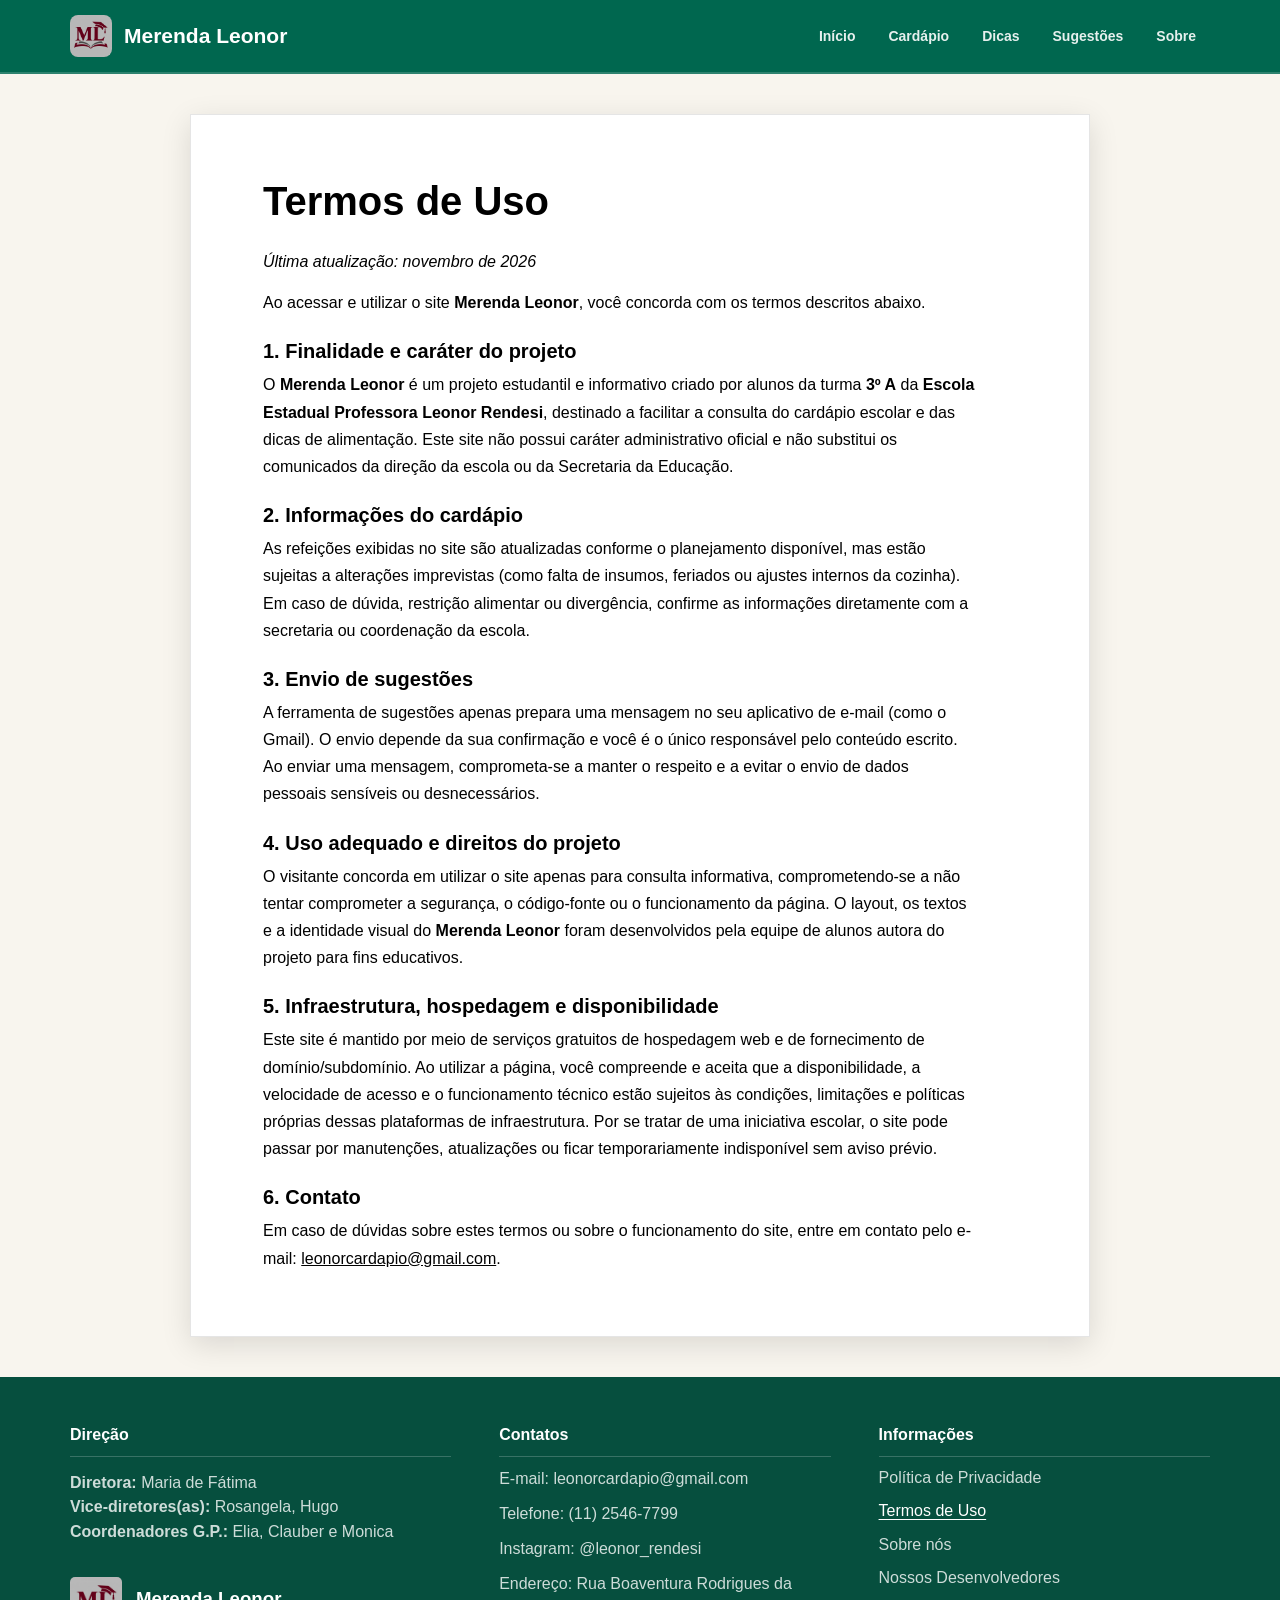
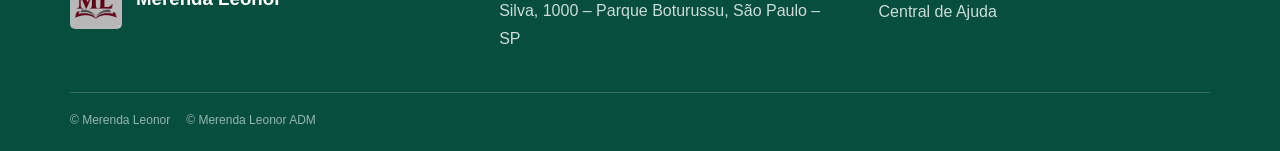
<file: termos-de-uso/termos-de-uso.html>
<!DOCTYPE html>
<html lang="pt-BR">
  <head>
    <meta charset="UTF-8" />
    <meta name="viewport" content="width=device-width, initial-scale=1.0" />
    <title>Termos de Uso | Merenda Leonor</title>
    <link rel="icon" type="image/x-icon" href="/favicon.ico" />
    <link rel="icon" type="image/png" sizes="16x16" href="/favicon-16x16.png" />
    <link rel="icon" type="image/png" sizes="32x32" href="/favicon-32x32.png" />
    <link rel="apple-touch-icon" sizes="180x180" href="/apple-touch-icon.png" />
    <link rel="icon" type="image/png" sizes="192x192" href="/android-chrome-192x192.png" />
    <link rel="icon" type="image/png" sizes="512x512" href="/android-chrome-512x512.png" />
    <meta name="theme-color" content="#ffffff" />
    <link rel="stylesheet" href="../styles.css" />
    <link rel="stylesheet" href="termos-de-uso.css" />
  </head>
  <body>
    <header class="site-header info-page-header">
      <div class="logo" aria-label="Logo do site">
        <img class="logo-icon" src="../img/logo.png" alt="Logo LR" />
        <span>Merenda Leonor</span>
      </div>
      <nav class="main-nav" aria-label="Navegação principal">
        <a href="../index.html#inicio">Início</a>
        <a href="../index.html#cardapio">Cardápio</a>
        <a href="../index.html#dicas">Dicas</a>
        <a href="../index.html#sugestoes">Sugestões</a>
        <a href="../index.html#sobre">Sobre</a>
      </nav>
    </header>
    <main class="info-page terms-page">
      <h1>Termos de Uso</h1>
      <p><em>Última atualização: novembro de 2026</em></p>
      <p>Ao acessar e utilizar o site <strong>Merenda Leonor</strong>, você concorda com os termos descritos abaixo.</p>

      <h2>1. Finalidade e caráter do projeto</h2>
      <p>
        O <strong>Merenda Leonor</strong> é um projeto estudantil e informativo criado por alunos da turma
        <strong>3º A</strong> da <strong>Escola Estadual Professora Leonor Rendesi</strong>, destinado a facilitar a consulta do
        cardápio escolar e das dicas de alimentação. Este site não possui caráter administrativo oficial e não substitui os
        comunicados da direção da escola ou da Secretaria da Educação.
      </p>

      <h2>2. Informações do cardápio</h2>
      <p>
        As refeições exibidas no site são atualizadas conforme o planejamento disponível, mas estão sujeitas a alterações
        imprevistas (como falta de insumos, feriados ou ajustes internos da cozinha). Em caso de dúvida, restrição alimentar ou
        divergência, confirme as informações diretamente com a secretaria ou coordenação da escola.
      </p>

      <h2>3. Envio de sugestões</h2>
      <p>
        A ferramenta de sugestões apenas prepara uma mensagem no seu aplicativo de e-mail (como o Gmail). O envio depende da sua
        confirmação e você é o único responsável pelo conteúdo escrito. Ao enviar uma mensagem, comprometa-se a manter o respeito e
        a evitar o envio de dados pessoais sensíveis ou desnecessários.
      </p>

      <h2>4. Uso adequado e direitos do projeto</h2>
      <p>
        O visitante concorda em utilizar o site apenas para consulta informativa, comprometendo-se a não tentar comprometer a
        segurança, o código-fonte ou o funcionamento da página. O layout, os textos e a identidade visual do
        <strong>Merenda Leonor</strong> foram desenvolvidos pela equipe de alunos autora do projeto para fins educativos.
      </p>

      <h2>5. Infraestrutura, hospedagem e disponibilidade</h2>
      <p>
        Este site é mantido por meio de serviços gratuitos de hospedagem web e de fornecimento de domínio/subdomínio. Ao utilizar
        a página, você compreende e aceita que a disponibilidade, a velocidade de acesso e o funcionamento técnico estão sujeitos
        às condições, limitações e políticas próprias dessas plataformas de infraestrutura. Por se tratar de uma iniciativa
        escolar, o site pode passar por manutenções, atualizações ou ficar temporariamente indisponível sem aviso prévio.
      </p>

      <h2>6. Contato</h2>
      <p>
        Em caso de dúvidas sobre estes termos ou sobre o funcionamento do site, entre em contato pelo e-mail:
        <a href="mailto:leonorcardapio@gmail.com">leonorcardapio@gmail.com</a>.
      </p>
    </main>
    <footer class="site-footer">
      <div class="footer-content">
        <div class="footer-brand footer-brand-mobile-order">
          <h4>Direção</h4>
          <p>
            <strong>Diretora:</strong> Maria de Fátima<br />
            <strong>Vice-diretores(as):</strong> Rosangela, Hugo<br />
            <strong>Coordenadores G.P.:</strong> Elia, Clauber e Monica
          </p>
          <div class="footer-brand-heading footer-brand-heading-lower">
            <img class="footer-logo" src="../img/logo.png" alt="Logo LR" />
            <h3>Merenda Leonor</h3>
          </div>
        </div>
        <div class="footer-contact">
          <h4>Contatos</h4>
          <ul>
            <li>E-mail: <a href="mailto:leonorcardapio@gmail.com">leonorcardapio@gmail.com</a></li>
            <li>Telefone: <a href="tel:(11) 2546-7799">(11) 2546-7799</a></li>
            <li>Instagram: <a href="https://www.instagram.com/leonor_rendesi/" target="_blank" rel="noopener noreferrer">@leonor_rendesi</a></li>
            <li>Endereço: Rua Boaventura Rodrigues da Silva, 1000 – Parque Boturussu, São Paulo – SP</li>
          </ul>
        </div>
        <div class="footer-links">
          <h2>Informações</h2>
          <ul>
            <li><a href="../politica-privacidade/politica-privacidade.html">Política de Privacidade</a></li>
            <li><a href="../termos-de-uso/termos-de-uso.html" aria-current="page">Termos de Uso</a></li>
            <li><a href="../sobre-nos/sobre-nos.html">Sobre nós</a></li>
            <li><a href="../nossos-desenvolvedores/nossos-desenvolvedores.html">Nossos Desenvolvedores</a></li>
            <li><a href="../central-de-ajuda/central-de-ajuda.html">Central de Ajuda</a></li>
          </ul>
        </div>
      </div>
      <div class="footer-bottom">
        <a href="https://leonorcardapio.github.io/Merenda-Leonor" target="_blank" rel="noopener noreferrer">© Merenda Leonor</a>
        <a href="https://leonorcardapio.github.io/Merenda-Leonor-ADM/" target="_blank" rel="noopener noreferrer">© Merenda Leonor ADM</a>
      </div>
    </footer>
  </body>
</html>
</file>
<file: styles.css>
:root {
  --green: #00674f;
  --green-dark: #004b3b;
  --green-soft: #e7f0eb;
  --beige: #f2eadb;
  --beige-light: #faf8f2;
  --black: #00674f;
  --gray: #58635d;
  --white: #ffffff;
  --text: #28352f;
  --line: #e4ddcf;
  --danger: #b91c1c;
  --success: #15803d;
  --content-gutter: 32px;
  --content-max-width: 1140px;
}

* {
  margin: 0;
  padding: 0;
  box-sizing: border-box;
}

html {
  scroll-behavior: smooth;
  scroll-padding-top: 90px;
}

body {
  font-family: Arial, Helvetica, sans-serif;
  background: #f8f5ee;
  color: var(--text);
}

img {
  max-width: 100%;
  display: block;
}

button,
select,
textarea {
  font: inherit;
}

.site-header {
  position: sticky;
  top: 0;
  z-index: 100;
  min-height: 72px;
  display: flex;
  align-items: center;
  justify-content: space-between;
  gap: 20px;
  padding: 15px max(var(--content-gutter), calc((100% - var(--content-max-width)) / 2));
  background-color: var(--green);
  background-image: none;
  color: var(--white);
  border-bottom: 2px solid rgba(255, 255, 255, 0.18);
  transition: background-color 0.25s ease, color 0.25s ease, box-shadow 0.25s ease, border-color 0.25s ease;
}

.site-header.is-scrolled {
  background-color: rgba(0, 103, 79, 0.76);
  color: var(--white);
  border-bottom-color: rgba(255, 255, 255, 0.18);
  box-shadow: 0 3px 10px rgba(27, 45, 38, 0.06);
  -webkit-backdrop-filter: blur(14px);
  backdrop-filter: blur(14px);
}

.logo {
  display: flex;
  align-items: center;
  gap: 12px;
  font-size: 21px;
  font-weight: bold;
  white-space: nowrap;
}

.logo-icon {
  width: 42px;
  height: 42px;
  display: block;
  object-fit: cover;
  border-radius: 8px;
}

.main-nav {
  display: flex;
  gap: 5px;
  flex-wrap: wrap;
  justify-content: center;
}

.main-nav a {
  color: rgba(255, 255, 255, 0.9);
  text-decoration: none;
  padding: 11px 14px;
  border-radius: 3px;
  font-size: 14px;
  font-weight: bold;
  transition: 0.2s ease;
}

.main-nav a:hover {
  color: var(--white);
  text-decoration: underline;
  text-underline-offset: 5px;
}

.site-header.is-scrolled .main-nav a {
  color: rgba(255, 255, 255, 0.9);
}

.site-header.is-scrolled .main-nav a:hover {
  color: var(--white);
}

.hero {
  min-height: 400px;
  display: flex;
  align-items: center;
  padding: 64px max(var(--content-gutter), calc((100% - var(--content-max-width)) / 2));
  background-color: var(--green);
}

.hero-content {
  display: flex;
  flex-direction: column;
  align-items: flex-start;
  justify-content: center;
  max-width: 700px;
  color: var(--white);
}

.hero.has-image {
  min-height: 420px;
  display: grid;
  grid-template-columns: minmax(0, 1fr) minmax(0, 1fr);
  align-items: stretch;
  padding: 0 max(var(--content-gutter), calc((100% - var(--content-max-width)) / 2));
}

.hero.has-image .hero-content {
  padding: 42px 36px 42px 0;
}

.hero-image {
  min-width: 0;
  min-height: 420px;
  overflow: hidden;
  display: flex;
  align-items: center;
  justify-content: center;
  background: var(--green);
}

.hero-image[hidden] {
  display: none;
}

.hero-image img {
  width: 100%;
  height: 100%;
  min-height: 420px;
  object-fit: contain;
  object-position: center;
}

.tag {
  display: inline-block;
  color: #d8e8df;
  padding: 0 0 0 12px;
  border-left: 3px solid #e8c878;
  font-size: 13px;
  font-weight: bold;
  margin-bottom: 22px;
  letter-spacing: 0.06em;
}

.hero h1 {
  max-width: 680px;
  font-size: 48px;
  line-height: 1.12;
  margin-bottom: 20px;
  color: var(--white);
}

.hero p {
  font-size: 18px;
  line-height: 1.7;
  color: #e1ebe5;
  margin-bottom: 30px;
}

.button,
.button-submit {
  display: inline-block;
  background: var(--beige);
  color: var(--text);
  padding: 15px 24px;
  text-decoration: none;
  border: none;
  border-radius: 4px;
  font-weight: bold;
  cursor: pointer;
  transition: background-color 0.2s ease;
}

.button:hover,
.button-submit:hover {
  background: var(--white);
}

.hero .button {
  background: var(--beige);
  color: var(--text);
}

.hero .button:hover {
  background: var(--white);
}

.section {
  max-width: calc(var(--content-max-width) + var(--content-gutter) + var(--content-gutter));
  margin: auto;
  padding: 64px var(--content-gutter);
}

.section-alt {
  background: transparent;
}

.section-title {
  text-align: center;
  margin-bottom: 34px;
}

.section-title h2 {
  color: var(--text);
  font-size: 32px;
  margin-bottom: 10px;
}

.section-title h2::after {
  content: "";
  display: block;
  width: 55px;
  height: 2px;
  background: var(--green);
  margin: 11px auto 0;
}

.section-title p {
  color: var(--gray);
  margin-top: 15px;
}

.cards-grid {
  display: grid;
  grid-template-columns: repeat(3, minmax(0, 1fr));
  gap: 22px;
}

.info-card {
  background: var(--white);
  border: 1px solid var(--beige-light);
  border-radius: 4px;
  padding: 30px;
  transition: 0.25s ease;
}

.info-card:hover {
  border-color: rgba(0, 103, 79, 0.3);
}

.card-icon {
  width: 55px;
  height: 55px;
  display: flex;
  align-items: center;
  justify-content: center;
  background: var(--green);
  color: var(--white);
  border-radius: 4px;
  font-size: 25px;
  margin-bottom: 20px;
}

.info-card h3 {
  font-size: 20px;
  margin-bottom: 12px;
  color: var(--green-dark);
}

.info-card p {
  color: var(--gray);
  line-height: 1.6;
}

.table-wrapper {
  background: var(--white);
  border-radius: 4px;
  overflow-x: auto;
  border: 1px solid var(--line);
}

table {
  width: 100%;
  min-width: 800px;
  border-collapse: collapse;
}

th {
  background: var(--black);
  color: var(--white);
  padding: 14px;
  text-align: left;
}

td {
  padding: 14px;
  border-bottom: 1px solid var(--line);
}

tr:last-child td {
  border-bottom: none;
}

tr:nth-child(even) {
  background: var(--beige);
}

tr:hover {
  background: #f0f5f1;
}

.day {
  color: var(--black);
  font-weight: bold;
}

.menu-status-bar {
  margin: -20px 0 15px;
  display: flex;
  align-items: center;
  justify-content: space-between;
  gap: 14px;
}

.menu-status {
  color: var(--gray);
  font-size: 14px;
  line-height: 1.5;
}

.menu-refresh-button {
  flex: 0 0 auto;
  padding: 9px 13px;
  color: var(--green);
  background: var(--white);
  border: 1px solid var(--green);
  border-radius: 4px;
  font-weight: bold;
  cursor: pointer;
}

.menu-refresh-button:hover {
  background: var(--beige-light);
}

.menu-refresh-button:disabled {
  cursor: wait;
  opacity: 0.65;
}

.section-review {
  max-width: none;
  margin: 0;
  padding: 0;
}

.tips-suggestions-layout {
  width: 100%;
  padding: 42px max(var(--content-gutter), calc((100% - var(--content-max-width)) / 2));
  display: grid;
  grid-template-columns: minmax(0, 1.08fr) minmax(0, 0.92fr);
  align-items: start;
  gap: 44px;
  background: var(--white);
  border-top: 3px solid var(--green);
}

.tips-panel {
  max-width: none;
  margin: 0;
  padding: 0;
  background: transparent;
}

.tips-panel .section-title {
  text-align: left;
  margin-bottom: 30px;
}

.tips-panel .section-title h2 {
  font-size: 28px;
}

.tips-panel .section-title h2::after {
  display: none;
}

.tips-panel .section-title p {
  max-width: 360px;
  line-height: 1.6;
}

.review-box {
  max-width: none;
  height: auto;
  margin: 0;
  background: transparent;
  padding: 0;
}

.review-box h2 {
  text-align: left;
  color: var(--text);
  font-size: 28px;
  margin-bottom: 10px;
}

.subtitle {
  text-align: left;
  color: var(--gray);
  margin-bottom: 30px;
  line-height: 1.6;
}

.field {
  margin-bottom: 23px;
}

.field label {
  display: block;
  font-weight: bold;
  margin-bottom: 9px;
}

select,
textarea {
  width: 100%;
  padding: 13px;
  border: 1px solid var(--beige-light);
  border-radius: 4px;
  background: var(--beige);
  font-size: 15px;
  color: var(--text);
  outline: none;
}

select:focus,
textarea:focus {
  border-color: var(--green);
}

textarea {
  min-height: 160px;
  resize: vertical;
  border-color: #d9d5cb;
  background: #fffefa;
}

.button-submit {
  width: auto;
  padding: 15px;
  min-width: 210px;
  background: var(--green);
  color: var(--white);
  font-size: 16px;
}

.hero-image img {
  object-fit: contain;
}

.hero p {
  font-size: 16px;
}

.button-submit:hover {
  background: var(--green-dark);
}

.form-message {
  text-align: left;
  margin-top: 18px;
  font-weight: bold;
  line-height: 1.5;
}

.email-fallback {
  display: inline-block;
  margin-top: 12px;
  color: var(--green);
  font-weight: bold;
  line-height: 1.5;
}

.email-fallback[hidden] {
  display: none;
}

.tips-grid {
  display: grid;
  grid-template-columns: repeat(2, minmax(0, 1fr));
  gap: 0 18px;
}

.tip-item {
  background: transparent;
  border: 0;
  border-bottom: 1px solid var(--line);
  padding: 14px 4px;
  border-radius: 0;
  display: flex;
  align-items: center;
  gap: 11px;
}

.tip-item:hover {
  background: #f8f8f3;
}

.tip-icon {
  min-width: 30px;
  height: 30px;
  display: flex;
  align-items: center;
  justify-content: center;
  background: transparent;
  color: var(--green);
  border-radius: 0;
  font-size: 19px;
}

.tip-item p {
  color: var(--gray);
  line-height: 1.4;
}

.site-footer {
  background: #064f3e;
  color: var(--white);
  padding: 46px max(var(--content-gutter), calc((100% - var(--content-max-width)) / 2)) 22px;
  border-top: 3px solid #064f3e;
}

.footer-content {
  max-width: var(--content-max-width);
  margin: 0 auto;
  display: grid;
  grid-template-columns: 1.15fr 1fr 1fr;
  align-items: flex-start;
  gap: 48px;
}

.footer-brand {
  min-width: 0;
}

.footer-brand-heading {
  display: flex;
  align-items: center;
  gap: 14px;
}

.footer-brand-heading-lower {
  margin-top: 32px;
}

.footer-logo {
  width: 52px;
  height: 52px;
  display: block;
  object-fit: cover;
  border-radius: 5px;
  flex: 0 0 auto;
}

.footer-brand h3,
.footer-brand h4,
.footer-contact h4 {
  margin-bottom: 8px;
}

.footer-brand h4,
.footer-contact h4 {
  padding-bottom: 12px;
  border-bottom: 1px solid rgba(255, 255, 255, 0.2);
  font-size: 16px;
}

.footer-brand p,
.footer-contact li {
  color: rgba(255, 255, 255, 0.8);
  line-height: 1.7;
}

.footer-brand p {
  margin-top: 14px;
  font-size: inherit;
  line-height: 1.55;
  text-align: left;
}

.footer-contact a {
  color: inherit;
  text-decoration: none;
}

.footer-contact a:hover {
  color: var(--white);
  text-decoration: underline;
}

.footer-contact {
  min-width: 0;
}

.footer-contact ul {
  list-style: none;
}

.footer-contact li + li {
  margin-top: 8px;
}

.footer-links {
  min-width: 0;
}

.footer-links h2 {
  padding-bottom: 12px;
  border-bottom: 1px solid rgba(255, 255, 255, 0.2);
  font-size: 16px;
  margin-bottom: 8px;
}

.footer-links ul {
  display: grid;
  gap: 8px;
  list-style: none;
}

.footer-links a {
  color: rgba(255, 255, 255, 0.8);
  line-height: 1.6;
  text-decoration: none;
}

.footer-links a:hover,
.footer-links a[aria-current="page"] {
  color: var(--white);
  text-decoration: underline;
  text-underline-offset: 3px;
}

.footer-bottom {
  max-width: var(--content-max-width);
  margin: 40px auto 0;
  padding-top: 18px;
  display: flex;
  justify-content: flex-start;
  align-items: center;
  gap: 16px;
  border-top: 1px solid rgba(255, 255, 255, 0.18);
  color: rgba(255, 255, 255, 0.58);
  font-size: 12px;
}

.footer-bottom a {
  font: 400 12px/1.5 Arial, Helvetica, sans-serif;
  color: inherit;
  text-decoration: none;
  cursor: pointer;
}

.footer-bottom a:hover {
  text-decoration: underline;
  text-underline-offset: 3px;
}

@media (max-width: 750px) {
  .section {
    max-width: 1100px;
    padding: 64px 25px;
  }

  .section-review {
    padding: 0;
  }

  #cardapio.section {
    padding-right: 6px;
    padding-left: 6px;
  }

  .site-header {
    height: auto;
    padding: 15px 20px;
    flex-direction: column;
    gap: 12px;
  }

  .main-nav {
    width: 100%;
    flex-wrap: nowrap;
    gap: 0;
  }

  .main-nav a {
    padding: 8px 6px;
    font-size: 12px;
  }

  .hero {
    min-height: 360px;
    padding: 48px 25px;
  }

  .hero-content {
    max-width: none;
  }

  .hero.has-image {
    min-height: 0;
    grid-template-columns: 1fr;
    padding: 0;
  }

  .hero.has-image .hero-content {
    padding: 30px 25px 32px;
  }

  .hero-image,
  .hero-image img {
    min-height: 0;
    height: 220px;
  }

  .hero-image img {
    object-fit: contain;
  }

  .hero h1 {
    font-size: 38px;
  }

  .footer-bottom {
    align-items: flex-start;
    margin-top: 24px;
    padding-top: 12px;
  }

  .menu-status-bar {
    align-items: flex-start;
    flex-direction: column;
    margin-top: -20px;
  }

  .cards-grid,
  .tips-grid {
    grid-template-columns: 1fr;
  }

  .footer-content {
    grid-template-columns: 1fr;
    gap: 28px;
  }

  .footer-brand {
    grid-column: auto;
  }

  .footer-brand-heading-lower {
    order: -1;
    margin-top: 0;
    margin-bottom: 20px;
  }

  .footer-brand-mobile-order {
    display: flex;
    flex-direction: column;
  }

  .tips-suggestions-layout {
    gap: 24px;
    padding: 28px 22px;
  }

  .tips-panel,
  .review-box {
    padding: 0;
    border-radius: 0;
  }

  .tips-panel .section-title {
    margin-bottom: 18px;
  }

  .tips-panel .section-title h2,
  .review-box h2 {
    font-size: 25px;
  }

  .tips-panel .section-title p,
  .subtitle {
    font-size: 14px;
    line-height: 1.5;
  }

  .tips-grid {
    grid-template-columns: repeat(2, minmax(0, 1fr));
    gap: 9px;
  }

  .tip-item {
    min-width: 0;
    align-items: flex-start;
    gap: 8px;
    padding: 11px 3px;
  }

  .tip-icon {
    min-width: 27px;
    width: 27px;
    height: 27px;
    flex: 0 0 27px;
    font-size: 15px;
  }

  .tip-item p {
    min-width: 0;
    font-size: 12px;
    line-height: 1.4;
  }

  .subtitle {
    margin-bottom: 20px;
  }

  .field {
    margin-bottom: 16px;
  }

  textarea {
    min-height: 135px;
  }

  .table-wrapper {
    overflow: visible;
  }

  table {
    width: 100%;
    min-width: 0;
    table-layout: fixed;
    font-size: 13px;
    line-height: 1.4;
  }

  th,
  td {
    padding: 8px 4px;
    overflow-wrap: break-word;
  }

  th {
    font-size: 11px;
  }

  th:nth-child(1),
  td:nth-child(1) {
    width: 20%;
  }

  th:nth-child(2),
  td:nth-child(2) {
    width: 26%;
  }

  th:nth-child(3),
  td:nth-child(3) {
    width: 29%;
  }

  th:nth-child(4),
  td:nth-child(4) {
    width: 25%;
  }

  .section-title h2 {
    font-size: 27px;
  }

  .site-footer {
    padding: 40px 25px 22px;
  }

  .footer-contact {
    min-width: 0;
  }

  .footer-contact li {
    overflow-wrap: anywhere;
  }

}

@media (max-width: 360px) {
  .tips-grid {
    grid-template-columns: 1fr;
  }
}

@media (max-width: 900px) {
  .tips-suggestions-layout {
    grid-template-columns: 1fr;
    padding: 34px 25px;
  }

  .review-box {
    padding-top: 24px;
    border-top: 1px solid var(--line);
  }

  .button-submit {
    width: 100%;
  }
}

@media (min-width: 751px) and (max-width: 900px) {
  .footer-content {
    grid-template-columns: repeat(2, minmax(0, 1fr));
    gap: 32px;
  }

  .footer-brand {
    grid-column: 1 / -1;
  }
}
</file>
<file: central-de-ajuda/central-de-ajuda.css>
.help-page h1 {
  font-size: clamp(30px, 4vw, 40px);
}

.help-page h2 {
  margin: 24px 0 8px;
  padding: 0;
  border: 0;
  color: #000;
  font-size: 20px;
  text-align: left;
}

.help-page p {
  max-width: 72ch;
  margin-right: 0;
  margin-left: 0;
  text-align: left;
}

.info-page-header {
  position: static;
}

.help-page {
  max-width: 900px;
  min-height: 65vh;
  margin: 40px auto;
  padding: 64px 72px;
  border: 1px solid #e5e5e5;
  background-color: var(--white);
  box-shadow: 0 8px 28px rgba(0, 0, 0, 0.12);
  text-align: left;
}

.help-page h1 {
  margin-bottom: 24px;
  color: #000;
  text-align: left;
}

.help-page p,
.help-page li {
  color: #000;
  line-height: 1.7;
}

.help-page p + p {
  margin-top: 14px;
}

.help-page ul {
  margin: 12px 0 0;
  padding: 0;
  list-style: none;
}

.help-page a {
  color: #000;
  overflow-wrap: anywhere;
}

@media (max-width: 750px) {
  .help-page {
    min-height: 42vh;
    margin: 24px 16px;
    padding: 44px 25px;
  }
}
</file>
<file: nossos-desenvolvedores/nossos-desenvolvedores.css>
.developers-page h1 {
  font-size: clamp(30px, 4vw, 40px);
}

.developer-list {
  display: grid;
  grid-template-columns: repeat(2, minmax(0, 1fr));
  gap: 12px;
  margin: 20px 0 0;
  padding: 0;
  list-style: none;
}

.developer-list li {
  position: relative;
  min-height: 170px;
  padding: 14px 16px 14px 150px;
  border: 1px solid #555;
  border-radius: 6px;
  background: var(--white);
}

.developer-photo,
.developer-photo-placeholder {
  position: absolute;
  top: 14px;
  left: 14px;
  width: 118px;
  height: 142px;
  border-radius: 6px;
  object-fit: cover;
  object-position: center;
}

.developer-photo {
  border: 1px solid #ccc;
}

.developer-photo-placeholder {
  display: grid;
  place-items: center;
  border: 1px dashed #777;
  color: #777;
  font-size: 14px;
}

.developer-list li p {
  margin: 8px 0 0;
}

.info-page-header {
  position: static;
}

body {
  background-color: #f8f5ee;
}

.developers-page {
  max-width: 900px;
  min-height: 65vh;
  margin: 40px auto;
  padding: 64px 72px;
  border: 1px solid #e5e5e5;
  background-color: var(--white);
  box-shadow: 0 8px 28px rgba(0, 0, 0, 0.12);
  text-align: left;
}

.developers-page h1 {
  margin-bottom: 8px;
  color: #000;
  text-align: left;
}

.developers-page h2 {
  margin: 24px 0 8px;
  padding: 0;
  border: 0;
  color: #000;
  font-size: 20px;
  text-align: left;
}

.developers-page p,
.developers-page li {
  color: #000;
  line-height: 1.7;
}

.developers-page p {
  margin-right: 0;
  margin-left: 0;
  text-align: left;
}

.developers-page > h1,
.developers-page > p {
  text-align: center;
}

.developers-page > p {
  font-size: 16px;
  line-height: 1.5;
}

.developers-page p + p {
  margin-top: 14px;
}

.developers-page ul:not(.developer-list) {
  margin: 12px 0 0 22px;
}

.developers-page a {
  color: #000;
  overflow-wrap: anywhere;
}

@media (max-width: 520px) {
  .developer-list {
    grid-template-columns: 1fr;
  }

  .developer-list li {
    min-height: 132px;
    padding-left: 108px;
  }

  .developer-photo,
  .developer-photo-placeholder {
    width: 78px;
    height: 104px;
  }
}

@media (max-width: 750px) {
  .developers-page {
    min-height: 42vh;
    margin: 24px 16px;
    padding: 44px 25px;
  }

  .developers-page > p {
    width: calc(100% + 50px);
    margin-left: -25px;
    font-size: clamp(10px, 2.8vw, 14px);
    text-align: center;
    white-space: nowrap;
  }
}
</file>
<file: politica-privacidade/politica-privacidade.css>
.privacy-page h1 {
  font-size: clamp(30px, 4vw, 40px);
}

.privacy-page h2 {
  margin: 24px 0 8px;
  padding: 0;
  border: 0;
  color: #000;
  font-size: 20px;
  text-align: left;
}

.privacy-page p {
  max-width: 80ch;
  margin-right: 0;
  margin-left: 0;
  text-align: left;
}

.info-page-header {
  position: static;
}

.privacy-page {
  max-width: 900px;
  min-height: 65vh;
  margin: 40px auto;
  padding: 64px 72px;
  border: 1px solid #e5e5e5;
  background-color: var(--white);
  box-shadow: 0 8px 28px rgba(0, 0, 0, 0.12);
  text-align: left;
}

.privacy-page h1 {
  margin-bottom: 24px;
  color: #000;
  text-align: left;
}

.privacy-page p,
.privacy-page li {
  color: #000;
  line-height: 1.7;
}

.privacy-page p + p {
  margin-top: 14px;
}

.privacy-page ul {
  margin: 12px 0 0 22px;
}

.privacy-page a {
  color: #000;
  overflow-wrap: anywhere;
}

@media (max-width: 750px) {
  .privacy-page {
    min-height: 42vh;
    margin: 24px 16px;
    padding: 44px 25px;
  }
}
</file>
<file: sobre-nos/sobre-nos.css>
.about-page h1 {
  font-size: clamp(30px, 4vw, 40px);
}

.about-page p {
  max-width: 72ch;
  margin-right: 0;
  margin-left: 0;
  text-align: left;
}

.about-page-actions {
  margin-top: 24px;
}

.info-page-header {
  position: static;
}

.about-page {
  max-width: 900px;
  min-height: 65vh;
  margin: 40px auto;
  padding: 64px 72px;
  border: 1px solid #e5e5e5;
  background-color: var(--white);
  box-shadow: 0 8px 28px rgba(0, 0, 0, 0.12);
  text-align: left;
}

.about-page h1 {
  margin-bottom: 24px;
  color: #000;
  text-align: left;
}

.about-page hr {
  margin: 0 0 24px;
  border: 0;
  border-top: 1px solid var(--line);
}

.about-page h2 {
  margin: 24px 0;
  padding: 0;
  border: 0;
  color: #000;
  font-size: clamp(30px, 4vw, 40px);
  text-align: left;
}

.about-page p,
.about-page li {
  color: #000;
  line-height: 1.7;
}

.about-page p + p {
  margin-top: 14px;
}

.about-page ul {
  margin: 12px 0 0 22px;
}

.about-page a {
  color: #000;
  overflow-wrap: anywhere;
}

@media (max-width: 750px) {
  .about-page {
    min-height: 42vh;
    margin: 24px 16px;
    padding: 44px 25px;
  }
}
</file>
<file: termos-de-uso/termos-de-uso.css>
.terms-page h1 {
  font-size: clamp(30px, 4vw, 40px);
}

.terms-page h2 {
  margin: 24px 0 8px;
  padding: 0;
  border: 0;
  color: #000;
  font-size: 20px;
  text-align: left;
}

.terms-page p {
  max-width: 80ch;
  margin-right: 0;
  margin-left: 0;
  text-align: left;
}

.info-page-header {
  position: static;
}

.terms-page {
  max-width: 900px;
  min-height: 65vh;
  margin: 40px auto;
  padding: 64px 72px;
  border: 1px solid #e5e5e5;
  background-color: var(--white);
  box-shadow: 0 8px 28px rgba(0, 0, 0, 0.12);
  text-align: left;
}

.terms-page h1 {
  margin-bottom: 24px;
  color: #000;
  text-align: left;
}

.terms-page p,
.terms-page li {
  color: #000;
  line-height: 1.7;
}

.terms-page p + p {
  margin-top: 14px;
}

.terms-page ul {
  margin: 12px 0 0 22px;
}

.terms-page a {
  color: #000;
  overflow-wrap: anywhere;
}

@media (max-width: 750px) {
  .terms-page {
    min-height: 42vh;
    margin: 24px 16px;
    padding: 44px 25px;
  }
}
</file>
